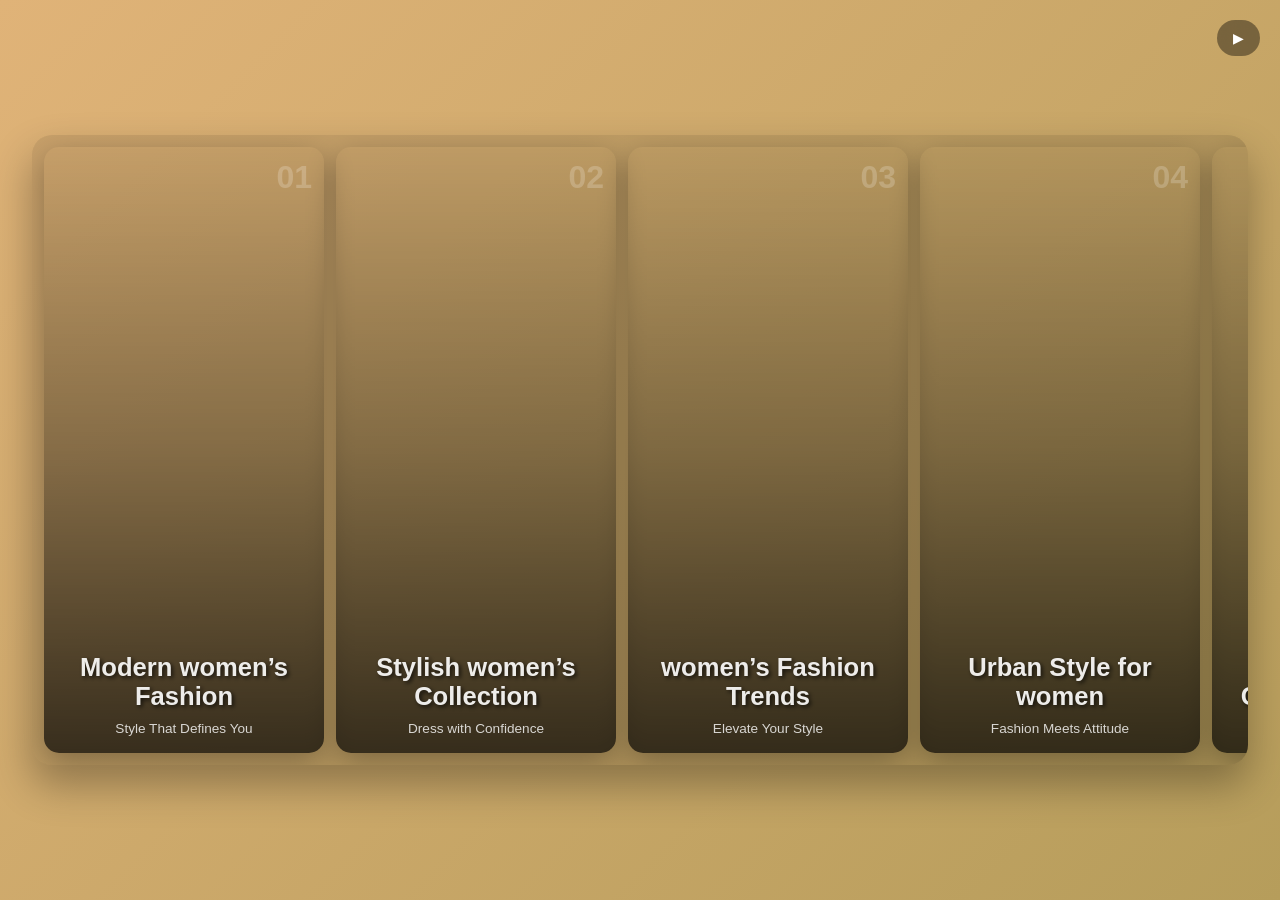
<file: IMAGE GALLERY/index.html>
<!DOCTYPE html>
<html lang="en">
  <head>
    <meta charset="UTF-8" />
    <meta name="viewport" content="width=device-width, initial-scale=1.0" />
    <link rel="stylesheet" href="styles.css" />
    <title>Expanding Cards</title>
  </head>
  <body>
    <div class="indicator playing" id="indicator"></div>

    <div class="container">
      <div class="carousel-track" id="carouselTrack">
        <!-- Card 1 -->
        <div class="panel" style="background-image: url('https://images.unsplash.com/photo-1552874869-5c39ec9288dc?w=500&auto=format&fit=crop&q=60&ixlib=rb-4.1.0&ixid=M3wxMjA3fDB8MHxzZWFyY2h8MTV8fGZhc2hpb24lMjB3b21lbnxlbnwwfHwwfHx8MA%3D%3D')">
          <span class="panel-number">01</span>
          <div class="panel-content">
            <h3>Modern women’s Fashion</h3>
            <p>Style That Defines You</p>
          </div>
        </div>

        <!-- Card 2 -->
        <div class="panel" style="background-image: url('https://images.unsplash.com/photo-1638039395420-aeb7b2e8a7f6?w=500&auto=format&fit=crop&q=60&ixlib=rb-4.1.0&ixid=M3wxMjA3fDB8MHxzZWFyY2h8MzF8fGZhc2hpb24lMjB3b21lbnxlbnwwfHwwfHx8MA%3D%3D')">
          <span class="panel-number">02</span>
          <div class="panel-content">
            <h3>Stylish women’s Collection</h3>
            <p>Dress with Confidence</p>
          </div>
        </div>

        <!-- Card 3 -->
        <div class="panel" style="background-image: url('https://images.unsplash.com/photo-1649140335569-38acb7d3511a?w=500&auto=format&fit=crop&q=60&ixlib=rb-4.1.0&ixid=M3wxMjA3fDB8MHxwaG90by1yZWxhdGVkfDQ2fHx8ZW58MHx8fHx8')">
          <span class="panel-number">03</span>
          <div class="panel-content">
            <h3>women’s Fashion Trends</h3>
            <p>Elevate Your Style</p>
          </div>
        </div>

        <!-- Card 4 -->
        <div class="panel" style="background-image: url('https://plus.unsplash.com/premium_photo-1701208413644-c28268f8b7d0?w=500&auto=format&fit=crop&q=60&ixlib=rb-4.1.0&ixid=M3wxMjA3fDB8MHxwaG90by1yZWxhdGVkfDh8fHxlbnwwfHx8fHw%3D')">
          <span class="panel-number">04</span>
          <div class="panel-content">
            <h3>Urban Style for women</h3>
            <p>Fashion Meets Attitude</p>
          </div>
        </div>

        <!-- Card 5 -->
        <div class="panel" style="background-image: url('https://images.unsplash.com/photo-1722109400717-3d93597b280e?w=500&auto=format&fit=crop&q=60&ixlib=rb-4.1.0&ixid=M3wxMjA3fDB8MHxzZWFyY2h8ODR8fGtpZHMlMjBnb3dufGVufDB8fDB8fHww')">
          <span class="panel-number">05</span>
          <div class="panel-content">
            <h3>Classic kid’s Look</h3>
            <p>Discover Your Signature Look</p>
          </div>
        </div>

        <!-- Card 6 -->
        <div class="panel" style="background-image: url('https://images.unsplash.com/photo-1656424692994-736ccef90d8e?w=500&auto=format&fit=crop&q=60&ixlib=rb-4.1.0&ixid=M3wxMjA3fDB8MHxzZWFyY2h8OTF8fGtpZHMlMjBnb3dufGVufDB8fDB8fHww')">
          <span class="panel-number">06</span>
          <div class="panel-content">
            <h3>Contemporary kid’s Wear</h3>
            <p>Own Your Look</p>
          </div>
        </div>

        <!-- Card 7 -->
        <div class="panel" style="background-image: url('https://images.unsplash.com/photo-1590995385808-7eb142fde16a?w=500&auto=format&fit=crop&q=60&ixlib=rb-4.1.0&ixid=M3wxMjA3fDB8MHxzZWFyY2h8Mzl8fGtpZHMlMjBmYXNoaW9ufGVufDB8fDB8fHww')">
          <span class="panel-number">07</span>
          <div class="panel-content">
            <h3>kid’s Style Hub</h3>
            <p>Confidence in Every Outfit</p>
          </div>
        </div>

        <!-- Card 8 -->
        <div class="panel" style="background-image: url('https://images.unsplash.com/photo-1633405044931-d59ce835743f?w=500&auto=format&fit=crop&q=60&ixlib=rb-4.1.0&ixid=M3wxMjA3fDB8MHxzZWFyY2h8NTJ8fGZhc2hpb24lMjBtZW58ZW58MHx8MHx8fDA%3D')">
          <span class="panel-number">08</span>
          <div class="panel-content">
            <h3>Refined Men’s Clothing</h3>
            <p>Where Style Begins</p>
          </div>
        </div>

        <!-- Card 9 -->
        <div class="panel" style="background-image: url('https://plus.unsplash.com/premium_photo-1673734626655-0c1dc4be0e9c?w=500&auto=format&fit=crop&q=60&ixlib=rb-4.1.0&ixid=M3wxMjA3fDB8MHxzZWFyY2h8NjF8fGZhc2hpb24lMjBtZW58ZW58MHx8MHx8fDA%3D')">
          <span class="panel-number">09</span>
          <div class="panel-content">
            <h3>Smart Casual Collection</h3>
            <p>Step Into Fashion</p>
          </div>
        </div>

        <!-- Card 10 -->
        <div class="panel" style="background-image: url('https://images.unsplash.com/photo-1635205383450-e0fee6fe73c4?w=500&auto=format&fit=crop&q=60&ixlib=rb-4.1.0&ixid=M3wxMjA3fDB8MHxzZWFyY2h8NjJ8fGZhc2hpb24lMjBtZW58ZW58MHx8MHx8fDA%3D')">
          <span class="panel-number">10</span>
          <div class="panel-content">
            <h3>Premium Men’s Apparel</h3>
            <p>Built for Bold Style</p>
          </div>
        </div>
        <div class="overlay" id="overlay"></div>
        <div class="close-btn" id="closeBtn">&times;</div>
       

    <script src="script.js"></script>
  </body>
</html>
</file>
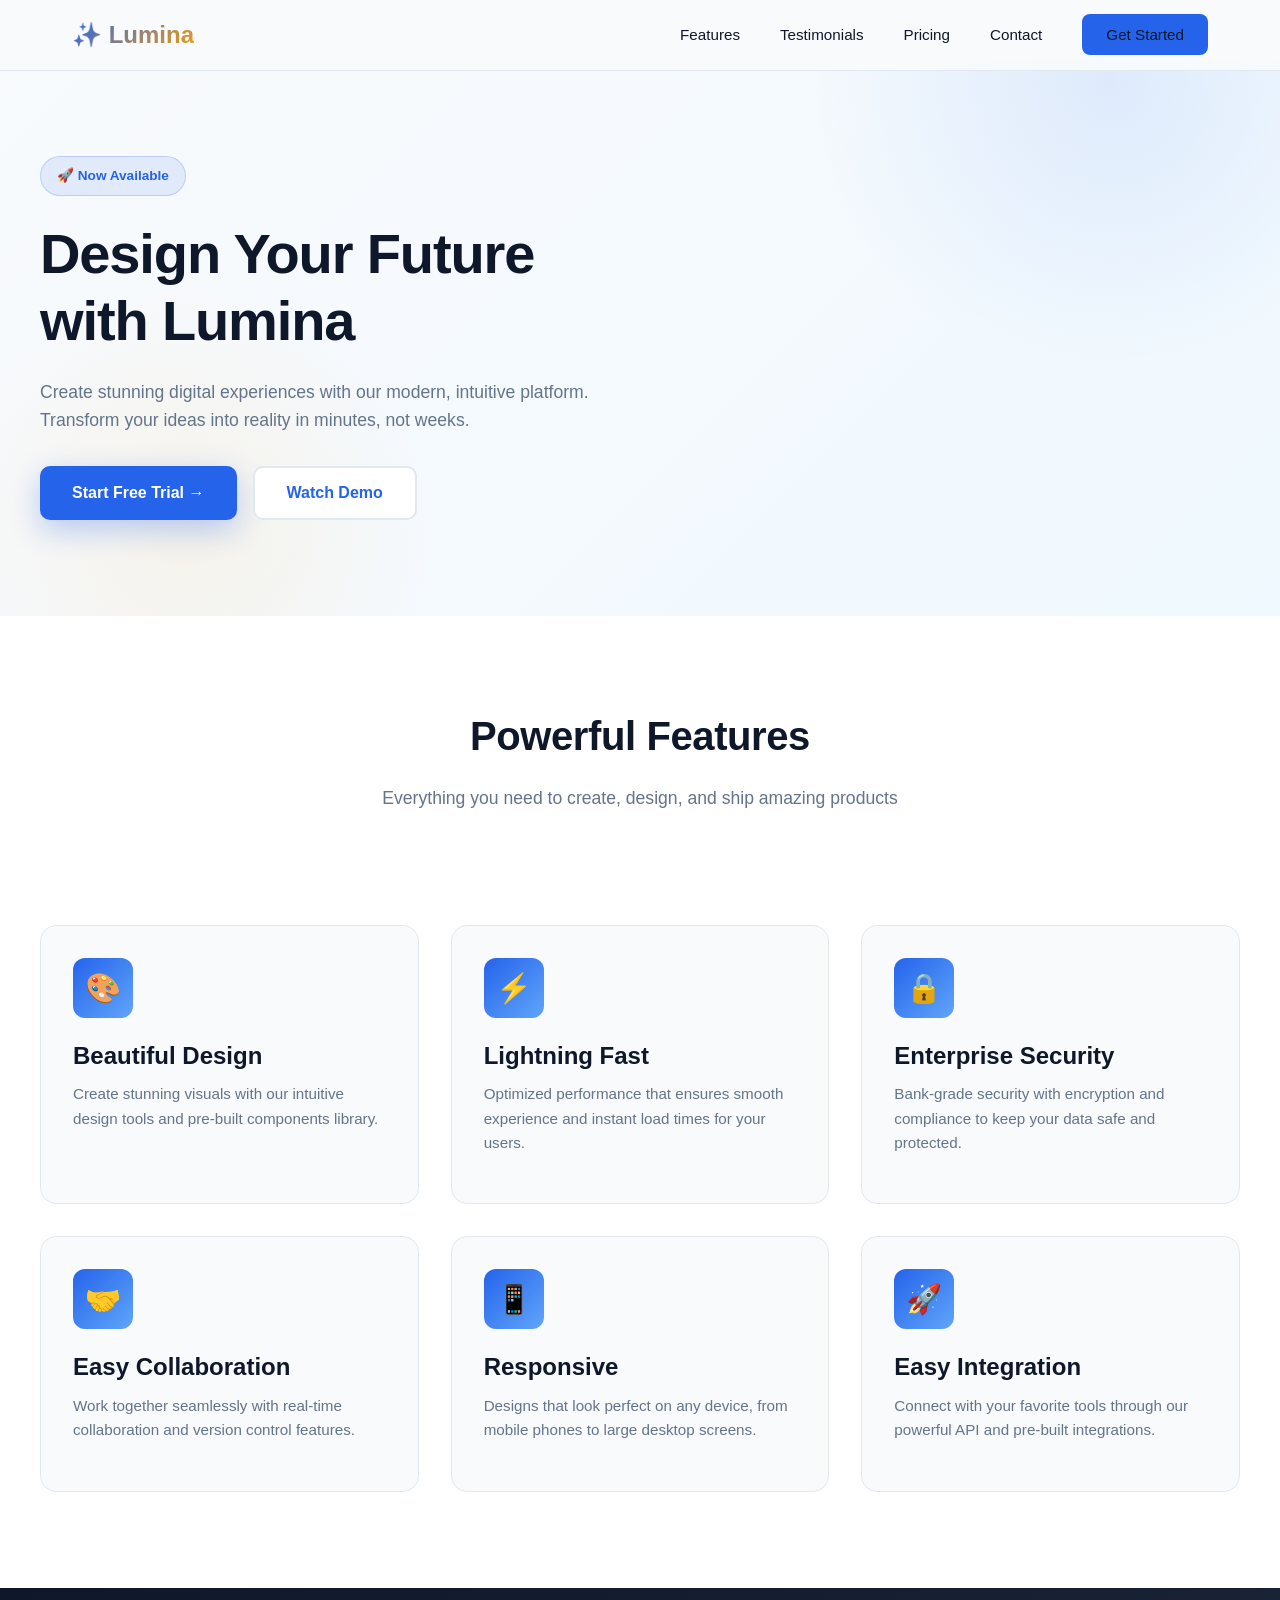
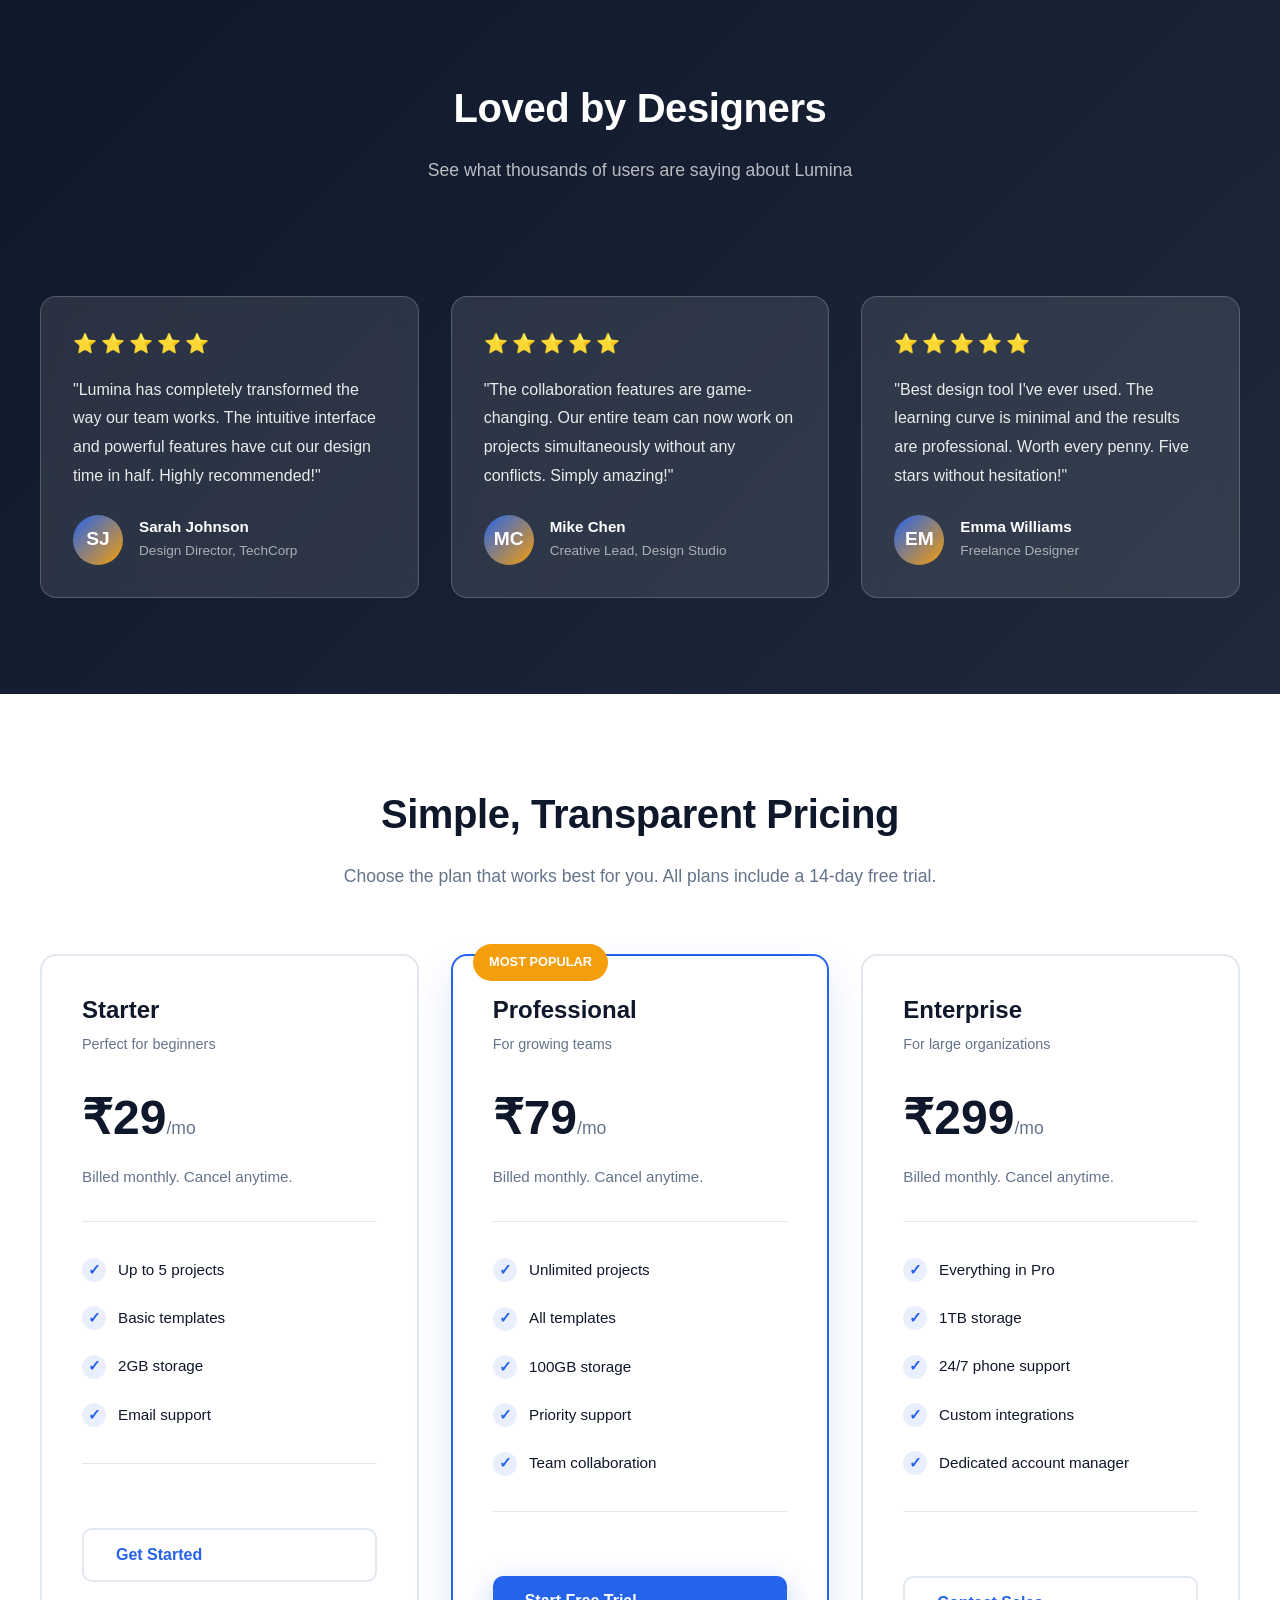
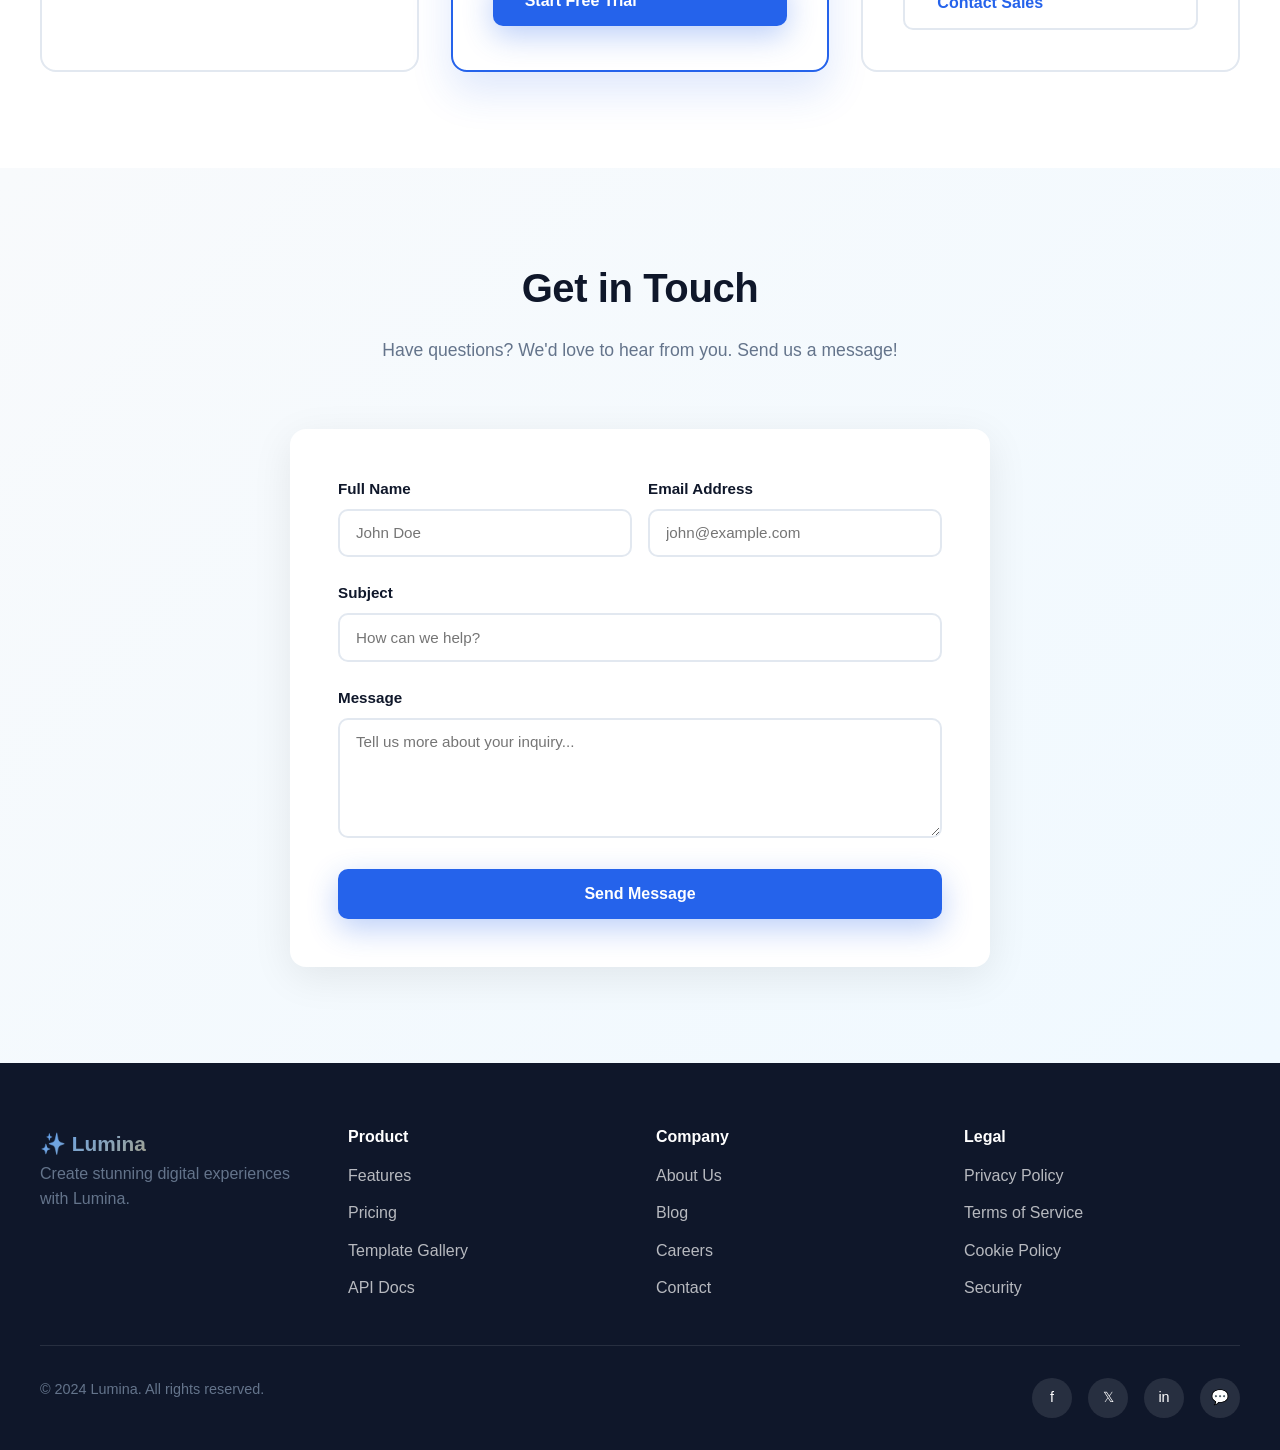
<file: modernprod.html>
<!DOCTYPE html>
<html lang="en">
<head>
    <meta charset="UTF-8">
    <meta name="viewport" content="width=device-width, initial-scale=1.0">
    <title>Lumina - Modern Product Design</title>
    <style>
        * {
            margin: 0;
            padding: 0;
            box-sizing: border-box;
        }

        :root {
            --primary: #2563eb;
            --primary-dark: #1e40af;
            --primary-light: #60a5fa;
            --accent: #f59e0b;
            --dark: #0f172a;
            --dark-secondary: #1e293b;
            --light: #f8fafc;
            --light-secondary: #e2e8f0;
            --text-dark: #0f172a;
            --text-light: #64748b;
            --border: #e2e8f0;
            --shadow-sm: 0 1px 2px rgba(0, 0, 0, 0.05);
            --shadow-md: 0 4px 6px rgba(0, 0, 0, 0.1);
            --shadow-lg: 0 20px 25px rgba(0, 0, 0, 0.15);
            --transition: all 0.3s cubic-bezier(0.4, 0, 0.2, 1);
        }

        html {
            scroll-behavior: smooth;
        }

        body {
            font-family: 'Inter', -apple-system, BlinkMacSystemFont, 'Segoe UI', sans-serif;
            background: var(--light);
            color: var(--text-dark);
            line-height: 1.6;
            overflow-x: hidden;
        }

        /* Typography */
        h1, h2, h3, h4, h5, h6 {
            font-family: 'Poppins', -apple-system, BlinkMacSystemFont, sans-serif;
            font-weight: 700;
            line-height: 1.2;
        }

        h1 {
            font-size: 3.5rem;
            letter-spacing: -0.02em;
        }

        h2 {
            font-size: 2.5rem;
            letter-spacing: -0.01em;
            margin-bottom: 1.5rem;
        }

        h3 {
            font-size: 1.5rem;
            margin-bottom: 0.75rem;
        }

        p {
            color: var(--text-light);
            margin-bottom: 1rem;
        }

        /* Navigation */
        nav {
            position: fixed;
            top: 0;
            width: 100%;
            background: rgba(248, 250, 252, 0.95);
            backdrop-filter: blur(10px);
            border-bottom: 1px solid var(--border);
            z-index: 1000;
            animation: slideDown 0.6s ease-out;
        }

        @keyframes slideDown {
            from {
                opacity: 0;
                transform: translateY(-20px);
            }
            to {
                opacity: 1;
                transform: translateY(0);
            }
        }

        .nav-container {
            max-width: 1200px;
            margin: 0 auto;
            padding: 1rem 2rem;
            display: flex;
            justify-content: space-between;
            align-items: center;
        }

        .logo {
            font-size: 1.5rem;
            font-weight: 800;
            background: linear-gradient(135deg, var(--primary) 0%, var(--accent) 100%);
            -webkit-background-clip: text;
            -webkit-text-fill-color: transparent;
            background-clip: text;
        }

        .nav-links {
            display: flex;
            gap: 2.5rem;
            list-style: none;
        }

        .nav-links a {
            text-decoration: none;
            color: var(--text-dark);
            font-size: 0.95rem;
            font-weight: 500;
            position: relative;
            transition: var(--transition);
        }

        .nav-links a::after {
            content: '';
            position: absolute;
            bottom: -4px;
            left: 0;
            width: 0;
            height: 2px;
            background: var(--primary);
            transition: var(--transition);
        }

        .nav-links a:hover::after {
            width: 100%;
        }

        .cta-nav {
            background: var(--primary);
            color: white;
            padding: 0.75rem 1.5rem;
            border-radius: 8px;
            text-decoration: none;
            font-weight: 600;
            transition: var(--transition);
        }

        .cta-nav:hover {
            background: var(--primary-dark);
            transform: translateY(-2px);
            box-shadow: 0 10px 20px rgba(37, 99, 235, 0.2);
        }

        /* Hero Section */
        .hero {
            margin-top: 60px;
            background: linear-gradient(135deg, var(--light) 0%, #f0f9ff 100%);
            padding: 6rem 2rem;
            position: relative;
            overflow: hidden;
        }

        .hero::before {
            content: '';
            position: absolute;
            top: -50%;
            right: -10%;
            width: 600px;
            height: 600px;
            background: radial-gradient(circle, rgba(37, 99, 235, 0.1) 0%, transparent 70%);
            border-radius: 50%;
            pointer-events: none;
        }

        .hero::after {
            content: '';
            position: absolute;
            bottom: -30%;
            left: -5%;
            width: 500px;
            height: 500px;
            background: radial-gradient(circle, rgba(245, 158, 11, 0.08) 0%, transparent 70%);
            border-radius: 50%;
            pointer-events: none;
        }

        .hero-container {
            max-width: 1200px;
            margin: 0 auto;
            position: relative;
            z-index: 2;
        }

        .hero-content {
            max-width: 600px;
            animation: fadeInUp 0.8s ease-out;
        }

        @keyframes fadeInUp {
            from {
                opacity: 0;
                transform: translateY(30px);
            }
            to {
                opacity: 1;
                transform: translateY(0);
            }
        }

        .hero-badge {
            display: inline-block;
            background: rgba(37, 99, 235, 0.1);
            border: 1px solid rgba(37, 99, 235, 0.2);
            color: var(--primary);
            padding: 0.5rem 1rem;
            border-radius: 50px;
            font-size: 0.85rem;
            font-weight: 600;
            margin-bottom: 1.5rem;
            backdrop-filter: blur(10px);
        }

        .hero h1 {
            color: var(--dark);
            margin-bottom: 1.5rem;
            animation: fadeInUp 0.8s ease-out 0.1s both;
        }

        .hero-description {
            font-size: 1.1rem;
            color: var(--text-light);
            margin-bottom: 2rem;
            animation: fadeInUp 0.8s ease-out 0.2s both;
        }

        .hero-buttons {
            display: flex;
            gap: 1rem;
            flex-wrap: wrap;
            animation: fadeInUp 0.8s ease-out 0.3s both;
        }

        .btn {
            padding: 1rem 2rem;
            border: none;
            border-radius: 10px;
            font-size: 1rem;
            font-weight: 600;
            cursor: pointer;
            transition: var(--transition);
            display: inline-flex;
            align-items: center;
            gap: 0.5rem;
            text-decoration: none;
        }

        .btn-primary {
            background: var(--primary);
            color: white;
            box-shadow: 0 10px 30px rgba(37, 99, 235, 0.3);
        }

        .btn-primary:hover {
            background: var(--primary-dark);
            transform: translateY(-4px);
            box-shadow: 0 15px 40px rgba(37, 99, 235, 0.4);
        }

        .btn-secondary {
            background: white;
            color: var(--primary);
            border: 2px solid var(--border);
        }

        .btn-secondary:hover {
            border-color: var(--primary);
            background: rgba(37, 99, 235, 0.05);
            transform: translateY(-4px);
        }

        /* Features Section */
        .features {
            padding: 6rem 2rem;
            background: white;
        }

        .section-header {
            text-align: center;
            max-width: 700px;
            margin: 0 auto 4rem;
            animation: fadeInUp 0.8s ease-out;
        }

        .section-header h2 {
            color: var(--dark);
        }

        .section-header p {
            font-size: 1.1rem;
        }

        .features-container {
            max-width: 1200px;
            margin: 0 auto;
            display: grid;
            grid-template-columns: repeat(auto-fit, minmax(300px, 1fr));
            gap: 2rem;
        }

        .feature-card {
            padding: 2rem;
            background: var(--light);
            border-radius: 16px;
            border: 1px solid var(--border);
            transition: var(--transition);
            animation: fadeInUp 0.8s ease-out;
        }

        .feature-card:nth-child(1) { animation-delay: 0.1s; }
        .feature-card:nth-child(2) { animation-delay: 0.2s; }
        .feature-card:nth-child(3) { animation-delay: 0.3s; }
        .feature-card:nth-child(4) { animation-delay: 0.4s; }
        .feature-card:nth-child(5) { animation-delay: 0.5s; }
        .feature-card:nth-child(6) { animation-delay: 0.6s; }

        .feature-card:hover {
            transform: translateY(-8px);
            border-color: var(--primary);
            box-shadow: 0 20px 40px rgba(37, 99, 235, 0.1);
        }

        .feature-icon {
            width: 60px;
            height: 60px;
            background: linear-gradient(135deg, var(--primary) 0%, var(--primary-light) 100%);
            border-radius: 12px;
            display: flex;
            align-items: center;
            justify-content: center;
            font-size: 1.8rem;
            margin-bottom: 1.5rem;
            color: white;
        }

        .feature-card h3 {
            color: var(--dark);
            margin-bottom: 0.75rem;
        }

        .feature-card p {
            font-size: 0.95rem;
        }

        /* Testimonials Section */
        .testimonials {
            padding: 6rem 2rem;
            background: linear-gradient(135deg, var(--dark) 0%, var(--dark-secondary) 100%);
            color: white;
        }

        .testimonials .section-header {
            color: white;
        }

        .testimonials .section-header h2 {
            color: white;
        }

        .testimonials .section-header p {
            color: rgba(255, 255, 255, 0.7);
        }

        .testimonials-container {
            max-width: 1200px;
            margin: 0 auto;
            display: grid;
            grid-template-columns: repeat(auto-fit, minmax(320px, 1fr));
            gap: 2rem;
        }

        .testimonial-card {
            background: rgba(255, 255, 255, 0.1);
            backdrop-filter: blur(10px);
            border: 1px solid rgba(255, 255, 255, 0.2);
            padding: 2rem;
            border-radius: 16px;
            transition: var(--transition);
            animation: fadeInUp 0.8s ease-out;
        }

        .testimonial-card:nth-child(1) { animation-delay: 0.1s; }
        .testimonial-card:nth-child(2) { animation-delay: 0.2s; }
        .testimonial-card:nth-child(3) { animation-delay: 0.3s; }

        .testimonial-card:hover {
            background: rgba(255, 255, 255, 0.15);
            transform: translateY(-8px);
            border-color: rgba(255, 255, 255, 0.3);
        }

        .stars {
            display: flex;
            gap: 0.25rem;
            margin-bottom: 1rem;
            font-size: 1.2rem;
        }

        .star {
            color: var(--accent);
        }

        .testimonial-text {
            font-size: 1rem;
            margin-bottom: 1.5rem;
            line-height: 1.8;
            color: rgba(255, 255, 255, 0.9);
        }

        .testimonial-author {
            display: flex;
            align-items: center;
            gap: 1rem;
        }

        .author-avatar {
            width: 50px;
            height: 50px;
            border-radius: 50%;
            background: linear-gradient(135deg, var(--primary) 0%, var(--accent) 100%);
            display: flex;
            align-items: center;
            justify-content: center;
            font-weight: 700;
            color: white;
            font-size: 1.2rem;
        }

        .author-info h4 {
            color: white;
            margin-bottom: 0.25rem;
            font-size: 0.95rem;
        }

        .author-info p {
            font-size: 0.85rem;
            color: rgba(255, 255, 255, 0.6);
            margin: 0;
        }

        /* Pricing Section */
        .pricing {
            padding: 6rem 2rem;
            background: white;
        }

        .pricing-container {
            max-width: 1200px;
            margin: 0 auto;
        }

        .pricing-cards {
            display: grid;
            grid-template-columns: repeat(auto-fit, minmax(320px, 1fr));
            gap: 2rem;
            margin-top: 3rem;
        }

        .pricing-card {
            border: 2px solid var(--border);
            border-radius: 16px;
            padding: 2.5rem;
            background: white;
            transition: var(--transition);
            position: relative;
            animation: fadeInUp 0.8s ease-out;
        }

        .pricing-card:nth-child(1) { animation-delay: 0.1s; }
        .pricing-card:nth-child(2) { 
            animation-delay: 0.2s;
            border-color: var(--primary);
            border-width: 2px;
            transform: scale(1.05);
            box-shadow: 0 20px 40px rgba(37, 99, 235, 0.15);
        }
        .pricing-card:nth-child(3) { animation-delay: 0.3s; }

        .pricing-card:hover {
            border-color: var(--primary);
            transform: translateY(-8px);
            box-shadow: 0 20px 40px rgba(37, 99, 235, 0.1);
        }

        .pricing-card.featured:hover {
            transform: scale(1.05) translateY(-8px);
        }

        .pricing-badge {
            position: absolute;
            top: -12px;
            left: 20px;
            background: var(--accent);
            color: white;
            padding: 0.5rem 1rem;
            border-radius: 20px;
            font-size: 0.8rem;
            font-weight: 700;
        }

        .pricing-name {
            color: var(--dark);
            font-size: 1.5rem;
            margin-bottom: 0.5rem;
        }

        .pricing-description {
            font-size: 0.9rem;
            color: var(--text-light);
            margin-bottom: 1.5rem;
        }

        .pricing-amount {
            font-size: 3rem;
            font-weight: 800;
            color: var(--dark);
            margin-bottom: 0.5rem;
        }

        .pricing-amount span {
            font-size: 1.1rem;
            color: var(--text-light);
            font-weight: 500;
        }

        .pricing-period {
            color: var(--text-light);
            margin-bottom: 2rem;
            font-size: 0.95rem;
        }

        .pricing-features {
            list-style: none;
            margin-bottom: 2rem;
            border-top: 1px solid var(--border);
            border-bottom: 1px solid var(--border);
            padding: 1.5rem 0;
        }

        .pricing-features li {
            padding: 0.75rem 0;
            display: flex;
            align-items: center;
            gap: 0.75rem;
            color: var(--text-dark);
            font-size: 0.95rem;
            margin-bottom: 0;
        }

        .pricing-features li::before {
            content: '✓';
            display: flex;
            align-items: center;
            justify-content: center;
            width: 24px;
            height: 24px;
            background: rgba(37, 99, 235, 0.1);
            border-radius: 50%;
            color: var(--primary);
            font-weight: 700;
            flex-shrink: 0;
        }

        .pricing-cta {
            width: 100%;
            margin-top: 2rem;
        }

        /* Contact Section */
        .contact {
            padding: 6rem 2rem;
            background: linear-gradient(135deg, var(--light) 0%, #f0f9ff 100%);
        }

        .contact-container {
            max-width: 700px;
            margin: 0 auto;
        }

        .contact-form {
            background: white;
            padding: 3rem;
            border-radius: 16px;
            box-shadow: 0 10px 40px rgba(0, 0, 0, 0.08);
            animation: fadeInUp 0.8s ease-out;
        }

        .form-group {
            margin-bottom: 1.5rem;
        }

        .form-group label {
            display: block;
            color: var(--dark);
            font-weight: 600;
            margin-bottom: 0.5rem;
            font-size: 0.95rem;
        }

        .form-group input,
        .form-group textarea {
            width: 100%;
            padding: 0.85rem 1rem;
            border: 2px solid var(--border);
            border-radius: 10px;
            font-family: inherit;
            font-size: 0.95rem;
            transition: var(--transition);
            background: white;
        }

        .form-group input:focus,
        .form-group textarea:focus {
            outline: none;
            border-color: var(--primary);
            box-shadow: 0 0 0 3px rgba(37, 99, 235, 0.1);
        }

        .form-group textarea {
            resize: vertical;
            min-height: 120px;
        }

        .form-row {
            display: grid;
            grid-template-columns: 1fr 1fr;
            gap: 1rem;
        }

        .form-group.full {
            grid-column: 1 / -1;
        }

        .contact-form .btn {
            width: 100%;
            justify-content: center;
        }

        /* Footer */
        footer {
            background: var(--dark);
            color: rgba(255, 255, 255, 0.8);
            padding: 4rem 2rem 2rem;
        }

        .footer-container {
            max-width: 1200px;
            margin: 0 auto;
        }

        .footer-content {
            display: grid;
            grid-template-columns: repeat(auto-fit, minmax(250px, 1fr));
            gap: 2rem;
            margin-bottom: 2rem;
            padding-bottom: 2rem;
            border-bottom: 1px solid rgba(255, 255, 255, 0.1);
        }

        .footer-section h4 {
            color: white;
            margin-bottom: 1rem;
            font-size: 1rem;
        }

        .footer-section ul {
            list-style: none;
        }

        .footer-section ul li {
            margin-bottom: 0.75rem;
        }

        .footer-section a {
            color: rgba(255, 255, 255, 0.7);
            text-decoration: none;
            transition: var(--transition);
        }

        .footer-section a:hover {
            color: white;
        }

        .footer-bottom {
            display: flex;
            justify-content: space-between;
            align-items: center;
            flex-wrap: wrap;
            gap: 1rem;
            font-size: 0.9rem;
        }

        .footer-logo {
            font-size: 1.3rem;
            font-weight: 800;
            background: linear-gradient(135deg, var(--primary-light) 0%, var(--accent) 100%);
            -webkit-background-clip: text;
            -webkit-text-fill-color: transparent;
            background-clip: text;
        }

        .social-links {
            display: flex;
            gap: 1rem;
        }

        .social-links a {
            width: 40px;
            height: 40px;
            border-radius: 50%;
            background: rgba(255, 255, 255, 0.1);
            display: flex;
            align-items: center;
            justify-content: center;
            color: white;
            text-decoration: none;
            transition: var(--transition);
        }

        .social-links a:hover {
            background: var(--primary);
            transform: translateY(-4px);
        }

        /* Responsive */
        @media (max-width: 768px) {
            h1 {
                font-size: 2.5rem;
            }

            h2 {
                font-size: 2rem;
            }

            .nav-links {
                gap: 1.5rem;
            }

            .hero {
                padding: 4rem 1.5rem;
            }

            .features, .testimonials, .pricing, .contact {
                padding: 4rem 1.5rem;
            }

            .form-row {
                grid-template-columns: 1fr;
            }

            .pricing-card:nth-child(2) {
                transform: scale(1);
            }

            .pricing-card.featured:hover {
                transform: translateY(-8px);
            }

            .footer-bottom {
                flex-direction: column;
            }
        }

        @media (max-width: 480px) {
            h1 {
                font-size: 2rem;
            }

            h2 {
                font-size: 1.5rem;
            }

            .nav-links {
                gap: 1rem;
                font-size: 0.85rem;
            }

            .cta-nav {
                padding: 0.6rem 1.2rem;
                font-size: 0.9rem;
            }

            .btn {
                padding: 0.85rem 1.5rem;
                font-size: 0.9rem;
            }

            .hero-buttons {
                flex-direction: column;
            }

            .hero-buttons .btn {
                width: 100%;
            }
        }
    </style>
</head>
<body>
    <!-- Navigation -->
    <nav>
        <div class="nav-container">
            <div class="logo">✨ Lumina</div>
            <ul class="nav-links">
                <li><a href="#features">Features</a></li>
                <li><a href="#testimonials">Testimonials</a></li>
                <li><a href="#pricing">Pricing</a></li>
                <li><a href="#contact">Contact</a></li>
                <li><a href="#contact" class="cta-nav">Get Started</a></li>
            </ul>
        </div>
    </nav>

    <!-- Hero Section -->
    <section class="hero">
        <div class="hero-container">
            <div class="hero-content">
                <div class="hero-badge">🚀 Now Available</div>
                <h1>Design Your Future with Lumina</h1>
                <p class="hero-description">
                    Create stunning digital experiences with our modern, intuitive platform. 
                    Transform your ideas into reality in minutes, not weeks.
                </p>
                <div class="hero-buttons">
                    <button class="btn btn-primary">Start Free Trial →</button>
                    <button class="btn btn-secondary">Watch Demo</button>
                </div>
            </div>
        </div>
    </section>

    <!-- Features Section -->
    <section class="features" id="features">
        <div class="features-container">
            <div class="section-header" style="grid-column: 1 / -1;">
                <h2>Powerful Features</h2>
                <p>Everything you need to create, design, and ship amazing products</p>
            </div>
            
            <div class="feature-card">
                <div class="feature-icon">🎨</div>
                <h3>Beautiful Design</h3>
                <p>Create stunning visuals with our intuitive design tools and pre-built components library.</p>
            </div>

            <div class="feature-card">
                <div class="feature-icon">⚡</div>
                <h3>Lightning Fast</h3>
                <p>Optimized performance that ensures smooth experience and instant load times for your users.</p>
            </div>

            <div class="feature-card">
                <div class="feature-icon">🔒</div>
                <h3>Enterprise Security</h3>
                <p>Bank-grade security with encryption and compliance to keep your data safe and protected.</p>
            </div>

            <div class="feature-card">
                <div class="feature-icon">🤝</div>
                <h3>Easy Collaboration</h3>
                <p>Work together seamlessly with real-time collaboration and version control features.</p>
            </div>

            <div class="feature-card">
                <div class="feature-icon">📱</div>
                <h3>Responsive</h3>
                <p>Designs that look perfect on any device, from mobile phones to large desktop screens.</p>
            </div>

            <div class="feature-card">
                <div class="feature-icon">🚀</div>
                <h3>Easy Integration</h3>
                <p>Connect with your favorite tools through our powerful API and pre-built integrations.</p>
            </div>
        </div>
    </section>

    <!-- Testimonials Section -->
    <section class="testimonials" id="testimonials">
        <div class="testimonials-container">
            <div class="section-header" style="grid-column: 1 / -1;">
                <h2>Loved by Designers</h2>
                <p>See what thousands of users are saying about Lumina</p>
            </div>

            <div class="testimonial-card">
                <div class="stars">
                    <span class="star">⭐</span>
                    <span class="star">⭐</span>
                    <span class="star">⭐</span>
                    <span class="star">⭐</span>
                    <span class="star">⭐</span>
                </div>
                <p class="testimonial-text">
                    "Lumina has completely transformed the way our team works. The intuitive interface and powerful features have cut our design time in half. Highly recommended!"
                </p>
                <div class="testimonial-author">
                    <div class="author-avatar">SJ</div>
                    <div class="author-info">
                        <h4>Sarah Johnson</h4>
                        <p>Design Director, TechCorp</p>
                    </div>
                </div>
            </div>

            <div class="testimonial-card">
                <div class="stars">
                    <span class="star">⭐</span>
                    <span class="star">⭐</span>
                    <span class="star">⭐</span>
                    <span class="star">⭐</span>
                    <span class="star">⭐</span>
                </div>
                <p class="testimonial-text">
                    "The collaboration features are game-changing. Our entire team can now work on projects simultaneously without any conflicts. Simply amazing!"
                </p>
                <div class="testimonial-author">
                    <div class="author-avatar">MC</div>
                    <div class="author-info">
                        <h4>Mike Chen</h4>
                        <p>Creative Lead, Design Studio</p>
                    </div>
                </div>
            </div>

            <div class="testimonial-card">
                <div class="stars">
                    <span class="star">⭐</span>
                    <span class="star">⭐</span>
                    <span class="star">⭐</span>
                    <span class="star">⭐</span>
                    <span class="star">⭐</span>
                </div>
                <p class="testimonial-text">
                    "Best design tool I've ever used. The learning curve is minimal and the results are professional. Worth every penny. Five stars without hesitation!"
                </p>
                <div class="testimonial-author">
                    <div class="author-avatar">EM</div>
                    <div class="author-info">
                        <h4>Emma Williams</h4>
                        <p>Freelance Designer</p>
                    </div>
                </div>
            </div>
        </div>
    </section>

    <!-- Pricing Section -->
    <section class="pricing" id="pricing">
        <div class="pricing-container">
            <div class="section-header">
                <h2>Simple, Transparent Pricing</h2>
                <p>Choose the plan that works best for you. All plans include a 14-day free trial.</p>
            </div>

            <div class="pricing-cards">
                <div class="pricing-card">
                    <h3 class="pricing-name">Starter</h3>
                    <p class="pricing-description">Perfect for beginners</p>
                    <div class="pricing-amount">₹29<span>/mo</span></div>
                    <p class="pricing-period">Billed monthly. Cancel anytime.</p>
                    <ul class="pricing-features">
                        <li>Up to 5 projects</li>
                        <li>Basic templates</li>
                        <li>2GB storage</li>
                        <li>Email support</li>
                    </ul>
                    <button class="btn btn-secondary pricing-cta">Get Started</button>
                </div>

                <div class="pricing-card featured">
                    <div class="pricing-badge">MOST POPULAR</div>
                    <h3 class="pricing-name">Professional</h3>
                    <p class="pricing-description">For growing teams</p>
                    <div class="pricing-amount">₹79<span>/mo</span></div>
                    <p class="pricing-period">Billed monthly. Cancel anytime.</p>
                    <ul class="pricing-features">
                        <li>Unlimited projects</li>
                        <li>All templates</li>
                        <li>100GB storage</li>
                        <li>Priority support</li>
                        <li>Team collaboration</li>
                    </ul>
                    <button class="btn btn-primary pricing-cta">Start Free Trial</button>
                </div>

                <div class="pricing-card">
                    <h3 class="pricing-name">Enterprise</h3>
                    <p class="pricing-description">For large organizations</p>
                    <div class="pricing-amount">₹299<span>/mo</span></div>
                    <p class="pricing-period">Billed monthly. Cancel anytime.</p>
                    <ul class="pricing-features">
                        <li>Everything in Pro</li>
                        <li>1TB storage</li>
                        <li>24/7 phone support</li>
                        <li>Custom integrations</li>
                        <li>Dedicated account manager</li>
                    </ul>
                    <button class="btn btn-secondary pricing-cta">Contact Sales</button>
                </div>
            </div>
        </div>
    </section>

    <!-- Contact Section -->
    <section class="contact" id="contact">
        <div class="contact-container">
            <div class="section-header">
                <h2>Get in Touch</h2>
                <p>Have questions? We'd love to hear from you. Send us a message!</p>
            </div>

            <form class="contact-form">
                <div class="form-row">
                    <div class="form-group">
                        <label for="name">Full Name</label>
                        <input type="text" id="name" name="name" placeholder="John Doe" required>
                    </div>
                    <div class="form-group">
                        <label for="email">Email Address</label>
                        <input type="email" id="email" name="email" placeholder="john@example.com" required>
                    </div>
                </div>

                <div class="form-group">
                    <label for="subject">Subject</label>
                    <input type="text" id="subject" name="subject" placeholder="How can we help?" required>
                </div>

                <div class="form-group">
                    <label for="message">Message</label>
                    <textarea id="message" name="message" placeholder="Tell us more about your inquiry..." required></textarea>
                </div>

                <button type="submit" class="btn btn-primary">Send Message</button>
            </form>
        </div>
    </section>

    <!-- Footer -->
    <footer>
        <div class="footer-container">
            <div class="footer-content">
                <div class="footer-section">
                    <div class="footer-logo">✨ Lumina</div>
                    <p>Create stunning digital experiences with Lumina.</p>
                </div>

                <div class="footer-section">
                    <h4>Product</h4>
                    <ul>
                        <li><a href="#features">Features</a></li>
                        <li><a href="#pricing">Pricing</a></li>
                        <li><a href="#">Template Gallery</a></li>
                        <li><a href="#">API Docs</a></li>
                    </ul>
                </div>

                <div class="footer-section">
                    <h4>Company</h4>
                    <ul>
                        <li><a href="#">About Us</a></li>
                        <li><a href="#">Blog</a></li>
                        <li><a href="#">Careers</a></li>
                        <li><a href="#">Contact</a></li>
                    </ul>
                </div>

                <div class="footer-section">
                    <h4>Legal</h4>
                    <ul>
                        <li><a href="#">Privacy Policy</a></li>
                        <li><a href="#">Terms of Service</a></li>
                        <li><a href="#">Cookie Policy</a></li>
                        <li><a href="#">Security</a></li>
                    </ul>
                </div>
            </div>

            <div class="footer-bottom">
                <p>&copy; 2024 Lumina. All rights reserved.</p>
                <div class="social-links">
                    <a href="#">f</a>
                    <a href="#">𝕏</a>
                    <a href="#">in</a>
                    <a href="#">💬</a>
                </div>
            </div>
        </div>
    </footer>

    <script>
        // Form submission
        document.querySelector('.contact-form').addEventListener('submit', function(e) {
            e.preventDefault();
            alert('Thank you for reaching out! We\'ll get back to you soon.');
            this.reset();
        });

        // Smooth scroll for navigation links
        document.querySelectorAll('a[href^="#"]').forEach(anchor => {
            anchor.addEventListener('click', function (e) {
                e.preventDefault();
                const target = document.querySelector(this.getAttribute('href'));
                if (target) {
                    target.scrollIntoView({ behavior: 'smooth' });
                }
            });
        });

        // Add animation on scroll
        const observerOptions = {
            threshold: 0.1,
            rootMargin: '0px 0px -50px 0px'
        };

        const observer = new IntersectionObserver(function(entries) {
            entries.forEach(entry => {
                if (entry.isIntersecting) {
                    entry.target.style.opacity = '1';
                    entry.target.style.animation = 'fadeInUp 0.8s ease-out forwards';
                }
            });
        }, observerOptions);

        document.querySelectorAll('.feature-card, .testimonial-card, .pricing-card').forEach(el => {
            observer.observe(el);
        });
    </script>
</body>
</html>
</file>
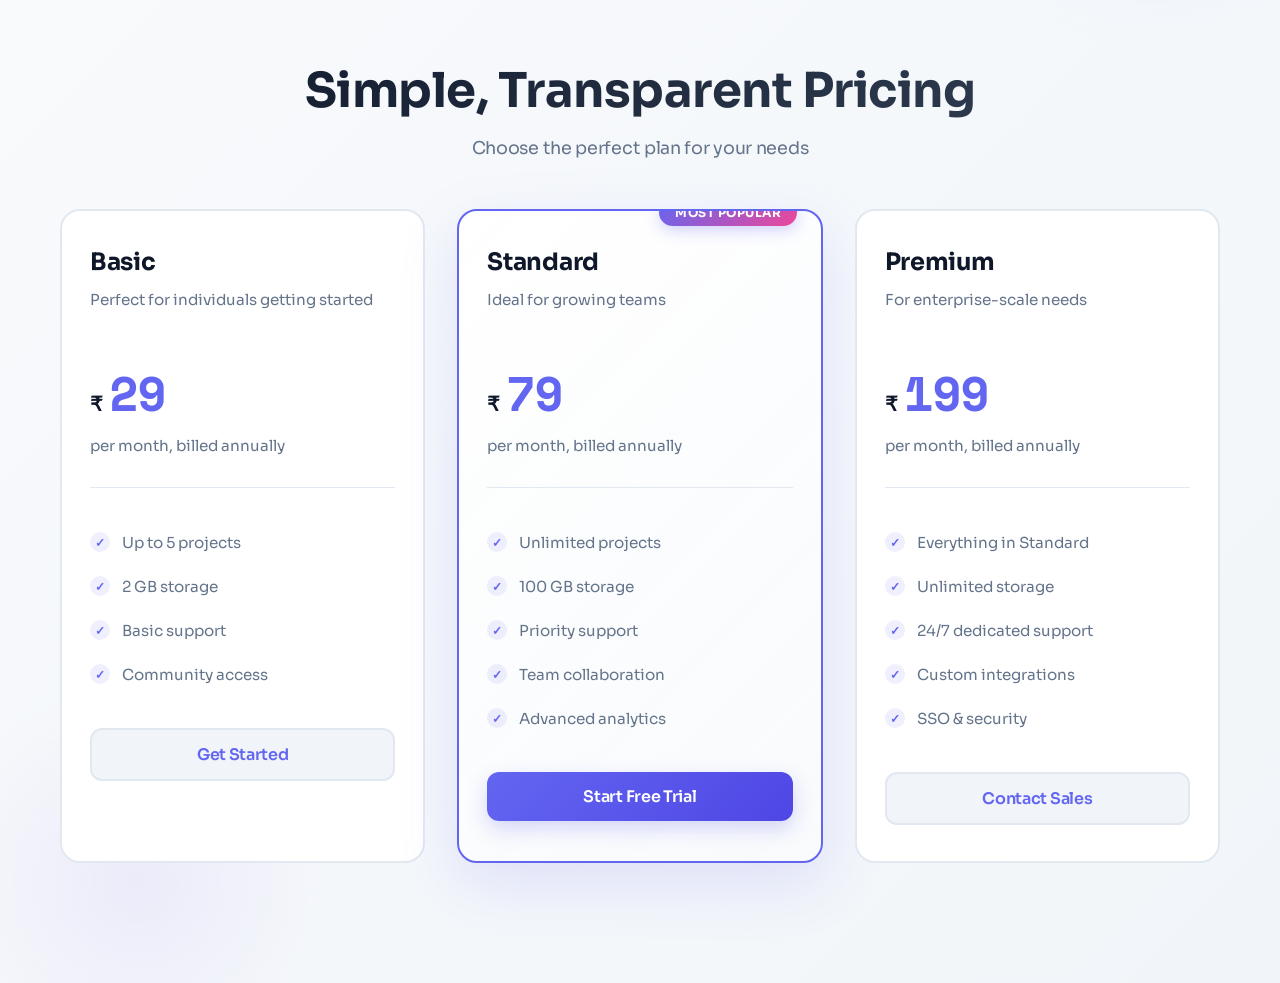
<file: pricing.html>
<!DOCTYPE html>
<html lang="en">
<head>
    <meta charset="UTF-8">
    <meta name="viewport" content="width=device-width, initial-scale=1.0">
    <title>Pricing Plans</title>
    <link href="https://fonts.googleapis.com/css2?family=Sora:wght@400;500;600;700&family=Space+Mono:wght@400;700&display=swap" rel="stylesheet">
    <style>
        * {
            margin: 0;
            padding: 0;
            box-sizing: border-box;
        }

        :root {
            --primary: #6366f1;
            --primary-dark: #4f46e5;
            --secondary: #ec4899;
            --surface-light: #f8fafc;
            --surface: #ffffff;
            --surface-dark: #f1f5f9;
            --border: #e2e8f0;
            --text-primary: #0f172a;
            --text-secondary: #64748b;
            --accent-gradient: linear-gradient(135deg, #6366f1 0%, #8b5cf6 100%);
            --glow: rgba(99, 102, 241, 0.15);
        }

        body {
            font-family: 'Sora', -apple-system, BlinkMacSystemFont, 'Segoe UI', sans-serif;
            background: linear-gradient(135deg, #f8fafc 0%, #f1f5f9 100%);
            min-height: 100vh;
            display: flex;
            flex-direction: column;
            align-items: center;
            justify-content: flex-start;
            padding: 60px 20px 80px 20px;
            color: var(--text-primary);
            position: relative;
            overflow-x: hidden;
        }

        /* Animated background elements */
        body::before {
            content: '';
            position: fixed;
            top: -50%;
            right: -10%;
            width: 500px;
            height: 500px;
            background: radial-gradient(circle, rgba(99, 102, 241, 0.08) 0%, transparent 70%);
            border-radius: 50%;
            animation: float 20s ease-in-out infinite;
            z-index: 0;
        }

        body::after {
            content: '';
            position: fixed;
            bottom: -20%;
            left: -5%;
            width: 400px;
            height: 400px;
            background: radial-gradient(circle, rgba(139, 92, 246, 0.08) 0%, transparent 70%);
            border-radius: 50%;
            animation: float 25s ease-in-out infinite reverse;
            z-index: 0;
        }

        @keyframes float {
            0%, 100% { transform: translate(0, 0); }
            50% { transform: translate(30px, -30px); }
        }

        .container {
            position: relative;
            z-index: 1;
            max-width: 1200px;
            width: 100%;
            margin: 0 auto;
            padding: 0 20px;
        }

        .header {
            text-align: center;
            margin-bottom: 50px;
            animation: slideDown 0.6s ease-out;
            width: 100%;
        }

        @keyframes slideDown {
            from {
                opacity: 0;
                transform: translateY(-20px);
            }
            to {
                opacity: 1;
                transform: translateY(0);
            }
        }

        .header h1 {
            font-size: 3rem;
            font-weight: 700;
            margin-bottom: 16px;
            letter-spacing: -0.5px;
            background: linear-gradient(135deg, #0f172a 0%, #334155 100%);
            -webkit-background-clip: text;
            -webkit-text-fill-color: transparent;
            background-clip: text;
            transition: all 0.4s ease;
        }

        .header h1:hover {
            transform: scale(1.02);
            letter-spacing: 0px;
        }

        .header p {
            font-size: 1.1rem;
            color: var(--text-secondary);
            font-weight: 400;
            letter-spacing: -0.3px;
            transition: all 0.3s ease;
        }

        .header p:hover {
            color: var(--text-primary);
            letter-spacing: 0.2px;
        }

        .pricing-grid {
            display: grid;
            grid-template-columns: repeat(auto-fit, minmax(320px, 1fr));
            gap: 32px;
            perspective: 1000px;
            padding-bottom: 40px;
        }

        .pricing-card {
            background: var(--surface);
            border: 2px solid var(--border);
            border-radius: 20px;
            padding: 36px 28px;
            position: relative;
            transition: all 0.5s cubic-bezier(0.34, 1.56, 0.64, 1);
            overflow: hidden;
            animation: fadeInUp 0.6s ease-out;
            animation-fill-mode: both;
            backdrop-filter: blur(10px);
        }

        .pricing-card:nth-child(1) { animation-delay: 0.1s; }
        .pricing-card:nth-child(2) { animation-delay: 0.2s; }
        .pricing-card:nth-child(3) { animation-delay: 0.3s; }

        @keyframes fadeInUp {
            from {
                opacity: 0;
                transform: translateY(30px);
            }
            to {
                opacity: 1;
                transform: translateY(0);
            }
        }

        /* Background pattern for cards */
        .pricing-card::before {
            content: '';
            position: absolute;
            top: 0;
            right: 0;
            width: 200px;
            height: 200px;
            background: radial-gradient(circle at top right, var(--glow), transparent);
            opacity: 0;
            transition: opacity 0.5s ease, transform 0.5s ease;
            pointer-events: none;
            transform: scale(0.8);
        }

        .pricing-card::after {
            content: '';
            position: absolute;
            bottom: 0;
            left: 0;
            width: 150px;
            height: 150px;
            background: radial-gradient(circle at bottom left, rgba(139, 92, 246, 0.1), transparent);
            opacity: 0;
            transition: opacity 0.5s ease, transform 0.5s ease;
            pointer-events: none;
            transform: scale(0.8);
        }

        .pricing-card:hover::before {
            opacity: 1;
            transform: scale(1);
        }

        .pricing-card:hover::after {
            opacity: 1;
            transform: scale(1);
        }

        .pricing-card.featured {
            border: 2px solid var(--primary);
            background: linear-gradient(135deg, rgba(255, 255, 255, 0.98) 0%, rgba(248, 250, 252, 0.95) 100%);
            box-shadow: 0 20px 60px rgba(99, 102, 241, 0.15);
            transform: translateY(-12px) scale(1);
            grid-column: span 1;
            position: relative;
        }

        .pricing-card.featured:hover {
            transform: translateY(-20px) scale(1.02);
            box-shadow: 0 50px 100px rgba(99, 102, 241, 0.35);
            border-color: var(--secondary);
            background: linear-gradient(135deg, rgba(255, 255, 255, 1) 0%, rgba(248, 250, 252, 1) 100%);
        }

        /* Badge for featured card */
        .badge {
            position: absolute;
            top: -12px;
            right: 24px;
            background: linear-gradient(135deg, var(--primary), var(--secondary));
            color: white;
            padding: 6px 16px;
            border-radius: 50px;
            font-size: 0.75rem;
            font-weight: 700;
            text-transform: uppercase;
            letter-spacing: 0.5px;
            box-shadow: 0 4px 15px rgba(99, 102, 241, 0.3);
            animation: badgeBounce 0.6s ease-out 0.3s both;
        }

        @keyframes badgeBounce {
            from {
                opacity: 0;
                transform: scale(0.8) translateY(-10px);
            }
            to {
                opacity: 1;
                transform: scale(1) translateY(0);
            }
        }

        .pricing-card:hover {
            border-color: var(--primary);
            box-shadow: 0 25px 50px rgba(99, 102, 241, 0.2);
            transform: translateY(-10px) scale(1.01);
            background: linear-gradient(135deg, rgba(255, 255, 255, 1) 0%, rgba(248, 250, 252, 0.98) 100%);
        }

        .card-content {
            position: relative;
            z-index: 1;
        }

        .plan-name {
            font-size: 1.5rem;
            font-weight: 700;
            margin-bottom: 12px;
            color: var(--text-primary);
            letter-spacing: -0.3px;
            transition: all 0.3s ease;
        }

        .pricing-card:hover .plan-name {
            color: var(--primary);
            transform: translateX(4px);
        }

        .plan-description {
            font-size: 0.95rem;
            color: var(--text-secondary);
            margin-bottom: 28px;
            line-height: 1.5;
            min-height: 40px;
            transition: all 0.3s ease;
        }

        .pricing-card:hover .plan-description {
            color: var(--text-primary);
        }

        .price-section {
            margin-bottom: 32px;
            padding-bottom: 32px;
            border-bottom: 1px solid var(--border);
            transition: all 0.3s ease;
        }

        .pricing-card:hover .price-section {
            border-bottom-color: var(--primary);
            opacity: 1;
        }

        .price-value {
            display: flex;
            align-items: baseline;
            gap: 6px;
            margin-bottom: 8px;
            transition: all 0.3s ease;
        }

        .pricing-card:hover .price-value {
            transform: scale(1.05);
            transform-origin: left;
        }

        .price-currency {
            font-size: 1.25rem;
            font-weight: 600;
            color: var(--text-primary);
            transition: all 0.3s ease;
        }

        .pricing-card:hover .price-currency {
            color: var(--primary);
        }

        .price-amount {
            font-size: 3rem;
            font-weight: 700;
            color: var(--primary);
            font-family: 'Space Mono', monospace;
            letter-spacing: -1px;
            transition: all 0.3s ease;
        }

        .pricing-card:hover .price-amount {
            color: var(--secondary);
            text-shadow: 0 0 20px rgba(99, 102, 241, 0.3);
        }

        .price-period {
            font-size: 0.95rem;
            color: var(--text-secondary);
            font-weight: 400;
            transition: all 0.3s ease;
        }

        .pricing-card:hover .price-period {
            color: var(--text-primary);
        }

        .features-list {
            list-style: none;
            margin-bottom: 32px;
        }

        .feature-item {
            padding: 12px 0;
            font-size: 0.95rem;
            color: var(--text-secondary);
            display: flex;
            align-items: center;
            gap: 12px;
            transition: all 0.3s cubic-bezier(0.34, 1.56, 0.64, 1);
            position: relative;
        }

        .pricing-card:hover .feature-item {
            color: var(--text-primary);
            transform: translateX(8px);
            padding-left: 8px;
        }

        .feature-item:nth-child(1) { transition-delay: 0.05s; }
        .feature-item:nth-child(2) { transition-delay: 0.1s; }
        .feature-item:nth-child(3) { transition-delay: 0.15s; }
        .feature-item:nth-child(4) { transition-delay: 0.2s; }
        .feature-item:nth-child(5) { transition-delay: 0.25s; }

        .feature-item::before {
            content: '✓';
            width: 20px;
            height: 20px;
            display: flex;
            align-items: center;
            justify-content: center;
            background: rgba(99, 102, 241, 0.1);
            color: var(--primary);
            border-radius: 50%;
            font-size: 0.75rem;
            font-weight: 700;
            flex-shrink: 0;
            transition: all 0.4s cubic-bezier(0.34, 1.56, 0.64, 1);
        }

        .pricing-card:hover .feature-item::before {
            background: linear-gradient(135deg, var(--primary), var(--secondary));
            color: white;
            transform: scale(1.2) rotate(360deg);
            box-shadow: 0 4px 12px rgba(99, 102, 241, 0.4);
        }

        .feature-item::after {
            content: '';
            position: absolute;
            left: 0;
            bottom: 0;
            width: 0;
            height: 2px;
            background: linear-gradient(90deg, var(--primary), var(--secondary));
            transition: width 0.4s ease;
        }

        .pricing-card:hover .feature-item::after {
            width: 100%;
        }

        .cta-button {
            width: 100%;
            padding: 14px 20px;
            border: none;
            border-radius: 12px;
            font-size: 1rem;
            font-weight: 600;
            cursor: pointer;
            transition: all 0.4s cubic-bezier(0.34, 1.56, 0.64, 1);
            letter-spacing: -0.3px;
            position: relative;
            overflow: hidden;
            font-family: 'Sora', sans-serif;
        }

        .cta-button::before {
            content: '';
            position: absolute;
            top: 50%;
            left: 50%;
            width: 0;
            height: 0;
            background: rgba(255, 255, 255, 0.3);
            border-radius: 50%;
            transform: translate(-50%, -50%);
            transition: width 0.6s ease, height 0.6s ease;
            z-index: 0;
        }

        .cta-button:hover::before {
            width: 300px;
            height: 300px;
        }

        .cta-button > span {
            position: relative;
            z-index: 1;
            display: flex;
            align-items: center;
            justify-content: center;
            gap: 8px;
            transition: all 0.3s ease;
        }

        .cta-button:hover > span {
            letter-spacing: 0.5px;
        }

        .cta-button.primary {
            background: linear-gradient(135deg, var(--primary), var(--primary-dark));
            color: white;
            box-shadow: 0 8px 20px rgba(99, 102, 241, 0.25);
        }

        .cta-button.primary:hover {
            box-shadow: 0 15px 40px rgba(99, 102, 241, 0.5);
            transform: translateY(-3px);
            background: linear-gradient(135deg, var(--secondary), var(--primary));
        }

        .cta-button.primary:active {
            transform: translateY(-1px);
        }

        .cta-button.secondary {
            background: var(--surface-dark);
            color: var(--primary);
            border: 2px solid var(--border);
            transition: all 0.4s cubic-bezier(0.34, 1.56, 0.64, 1);
        }

        .cta-button.secondary:hover {
            border-color: var(--primary);
            background: var(--surface);
            transform: translateY(-3px);
            box-shadow: 0 12px 30px rgba(99, 102, 241, 0.2);
            color: var(--secondary);
        }

        .cta-button.secondary:active {
            transform: translateY(-1px);
        }

        .featured .cta-button.primary {
            animation: buttonGlow 2s ease-in-out infinite;
        }

        @keyframes buttonGlow {
            0%, 100% { 
                box-shadow: 0 8px 20px rgba(99, 102, 241, 0.25);
            }
            50% { 
                box-shadow: 0 12px 35px rgba(99, 102, 241, 0.45);
            }
        }

        /* Desktop grid layout adjustment */
        @media (min-width: 1024px) {
            .pricing-grid {
                grid-template-columns: repeat(3, 1fr);
            }

            .pricing-card.featured {
                grid-row: 1;
                grid-column: 2;
            }
        }

        /* Mobile responsive */
        @media (max-width: 768px) {
            body {
                padding: 40px 20px 60px 20px;
            }

            .header h1 {
                font-size: 2rem;
            }

            .header {
                margin-bottom: 40px;
            }

            .pricing-card {
                padding: 28px 20px;
            }

            .pricing-card.featured {
                transform: translateY(-6px);
            }

            .pricing-card.featured:hover {
                transform: translateY(-10px);
            }

            .pricing-grid {
                gap: 24px;
            }
        }

        /* Tablet responsive */
        @media (min-width: 769px) and (max-width: 1023px) {
            .pricing-grid {
                grid-template-columns: repeat(2, 1fr);
                gap: 28px;
            }

            .pricing-card.featured {
                grid-column: 1 / -1;
            }
        }
    </style>
</head>
<body>
    <div class="container">
        <div class="header">
            <h1>Simple, Transparent Pricing</h1>
            <p>Choose the perfect plan for your needs</p>
        </div>

        <div class="pricing-grid">
            <!-- Basic Plan -->
            <div class="pricing-card">
                <div class="card-content">
                    <h3 class="plan-name">Basic</h3>
                    <p class="plan-description">Perfect for individuals getting started</p>
                    
                    <div class="price-section">
                        <div class="price-value">
                            <span class="price-currency">₹</span>
                            <span class="price-amount">29</span>
                        </div>
                        <p class="price-period">per month, billed annually</p>
                    </div>

                    <ul class="features-list">
                        <li class="feature-item">Up to 5 projects</li>
                        <li class="feature-item">2 GB storage</li>
                        <li class="feature-item">Basic support</li>
                        <li class="feature-item">Community access</li>
                    </ul>

                    <button class="cta-button secondary">
                        <span>Get Started</span>
                    </button>
                </div>
            </div>

            <!-- Premium Plan (Featured) -->
            <div class="pricing-card featured">
                <div class="badge">Most Popular</div>
                <div class="card-content">
                    <h3 class="plan-name">Standard</h3>
                    <p class="plan-description">Ideal for growing teams</p>
                    
                    <div class="price-section">
                        <div class="price-value">
                            <span class="price-currency">₹</span>
                            <span class="price-amount">79</span>
                        </div>
                        <p class="price-period">per month, billed annually</p>
                    </div>

                    <ul class="features-list">
                        <li class="feature-item">Unlimited projects</li>
                        <li class="feature-item">100 GB storage</li>
                        <li class="feature-item">Priority support</li>
                        <li class="feature-item">Team collaboration</li>
                        <li class="feature-item">Advanced analytics</li>
                    </ul>

                    <button class="cta-button primary">
                        <span>Start Free Trial</span>
                    </button>
                </div>
            </div>

            <!-- Premium Plan -->
            <div class="pricing-card">
                <div class="card-content">
                    <h3 class="plan-name">Premium</h3>
                    <p class="plan-description">For enterprise-scale needs</p>
                    
                    <div class="price-section">
                        <div class="price-value">
                            <span class="price-currency">₹</span>
                            <span class="price-amount">199</span>
                        </div>
                        <p class="price-period">per month, billed annually</p>
                    </div>

                    <ul class="features-list">
                        <li class="feature-item">Everything in Standard</li>
                        <li class="feature-item">Unlimited storage</li>
                        <li class="feature-item">24/7 dedicated support</li>
                        <li class="feature-item">Custom integrations</li>
                        <li class="feature-item">SSO & security</li>
                    </ul>

                    <button class="cta-button secondary">
                        <span>Contact Sales</span>
                    </button>
                </div>
            </div>
        </div>
    </div>
</body>
</html>
</file>
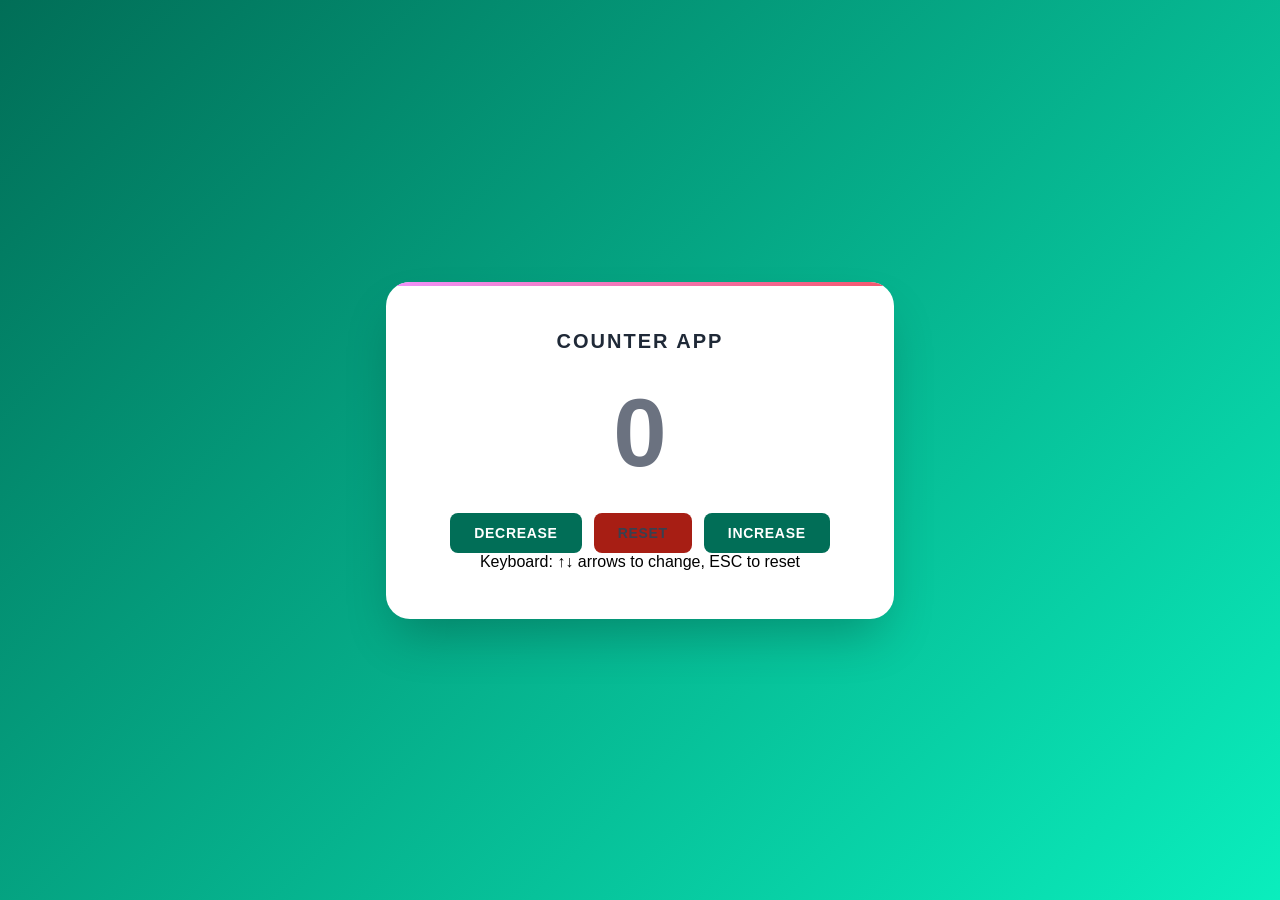
<file: state.html>
<!DOCTYPE html>
<html lang="en">
<head>
    <meta charset="UTF-8">
    <meta name="viewport" content="width=device-width, initial-scale=1.0">
    <title>State Management Counter</title>
    <style>
        * {
            margin: 0;
            padding: 0;
            box-sizing: border-box;
        }

        body {
            font-family: -apple-system, BlinkMacSystemFont, 'Segoe UI', Roboto, Oxygen, Ubuntu, Cantarell, sans-serif;
            background: linear-gradient(135deg, #016e57 0%, #0aeebd 100%);
            min-height: 100vh;
            display: flex;
            justify-content: center;
            align-items: center;
            padding: 20px;
        }

        .counter-card {
            background: white;
            padding: 3rem 4rem;
            border-radius: 24px;
            box-shadow: 0 25px 50px -12px rgba(0, 0, 0, 0.25);
            text-align: center;
            min-width: 380px;
            position: relative;
            overflow: hidden;
        }

        .counter-card::before {
            content: '';
            position: absolute;
            top: 0;
            left: 0;
            right: 0;
            height: 4px;
            background: linear-gradient(90deg, #f093fb 0%, #f5576c 100%);
        }

        h1 {
            color: #1f2937;
            font-size: 1.25rem;
            font-weight: 700;
            text-transform: uppercase;
            letter-spacing: 0.1em;
            margin-bottom: 2rem;
        }
        #counter-value {
            font-size: 6rem;
            font-weight: 800;
            line-height: 1;
            margin: 2rem 0;
            font-variant-numeric: tabular-nums;
            transition: all 0.3s cubic-bezier(0.4, 0, 0.2, 1);
        }

        /* Conditional Styling Classes */
        .state-positive {
            color: #964b05;
            transform: scale(1.05);
            text-shadow: 0 0 30px rgba(5, 150, 105, 0.3);
        }

        .state-negative {
            color: #d31f1f;
            transform: scale(1.05);
            text-shadow: 0 0 30px rgba(220, 38, 38, 0.3);
        }

        .state-neutral {
            color: #6b7280;
            transform: scale(1);
        }

        .controls {
            display: flex;
            gap: 12px;
            justify-content: center;
            margin-top: 2rem;
        }

        button {
            padding: 0.75rem 1.5rem;
            border: none;
            border-radius: 8px;
            font-size: 0.875rem;
            font-weight: 600;
            cursor: pointer;
            transition: all 0.2s;
            text-transform: uppercase;
            letter-spacing: 0.05em;
            position: relative;
            overflow: hidden;
        }

        button:hover {
            transform: translateY(-2px);
            box-shadow: 0 10px 20px -5px rgba(0, 0, 0, 0.2);
        }

        button:active {
            transform: translateY(0);
        }

        .btn-increase {
            background:  #016e57 ;
            color: white;
        }

        .btn-decrease {
            background:  #016e57 ;
            color: white;
        }

        .btn-reset {
            background: #a71e14;
            color: #374151;
        }

        .btn-reset:hover {
            background: #d1d5db;
        }

        .hint {
            margin-top: 1.5rem;
            font-size: 0.75rem;
            color: #9ca3af;
        }
        @keyframes pulse {
            0%, 100% { opacity: 1; }
            50% { opacity: 0.7; }
        }

        .updating {
            animation: pulse 0.2s ease-in-out;
        }
    </style>
</head>
<body>

    <div class="counter-card">
        <h1>Counter App</h1>
      
        <div id="counter-value" class="state-neutral">0</div>
        
        <div class="controls">
            <button class="btn-decrease" onclick="updateState('decrease')">Decrease</button>
            <button class="btn-reset" onclick="updateState('reset')">Reset</button>
            <button class="btn-increase" onclick="updateState('increase')">Increase</button>
        </div>
        
        <p class="Hint">Keyboard: ↑↓ arrows to change, ESC to reset</p>
    </div>

    <script>
 
        const appState = {
            count: 0,
            history: []
        };

  
        function updateState(action) {
            const previousState = appState.count;
            
            switch(action) {
                case 'increase':
                    appState.count++;
                    appState.history.push({from: previousState, to: appState.count, action});
                    break;
                case 'decrease':
                    appState.count--;
                    appState.history.push({from: previousState, to: appState.count, action});
                    break;
                case 'reset':
                    appState.count = 0;
                    appState.history = []; 
                    break;
            }
            

            render();
        }
        function render() {
            const displayElement = document.getElementById('counter-value');
            const currentValue = appState.count;
            displayElement.textContent = currentValue;

            displayElement.classList.add('updating');
            setTimeout(() => displayElement.classList.remove('updating'), 200);
            displayElement.classList.remove('state-positive', 'state-negative', 'state-neutral');
            
            if (currentValue > 0) {
                displayElement.classList.add('state-positive');
            } else if (currentValue < 0) {
                displayElement.classList.add('state-negative');
            } else {
                displayElement.classList.add('state-neutral');
            }

            console.log('Current State:', {
                count: appState.count,
                historyLength: appState.history.length,
                lastAction: appState.history[appState.history.length - 1] || null
            });
        }
        document.addEventListener('keydown', (e) => {
            if (e.key === 'ArrowUp' || e.key === 'ArrowRight') {
                updateState('increase');
            } else if (e.key === 'ArrowDown' || e.key === 'ArrowLeft') {
                updateState('decrease');
            } else if (e.key === 'Escape') {
                updateState('reset');
            }
        });
        render();
    </script>

</body>
</html>
</file>
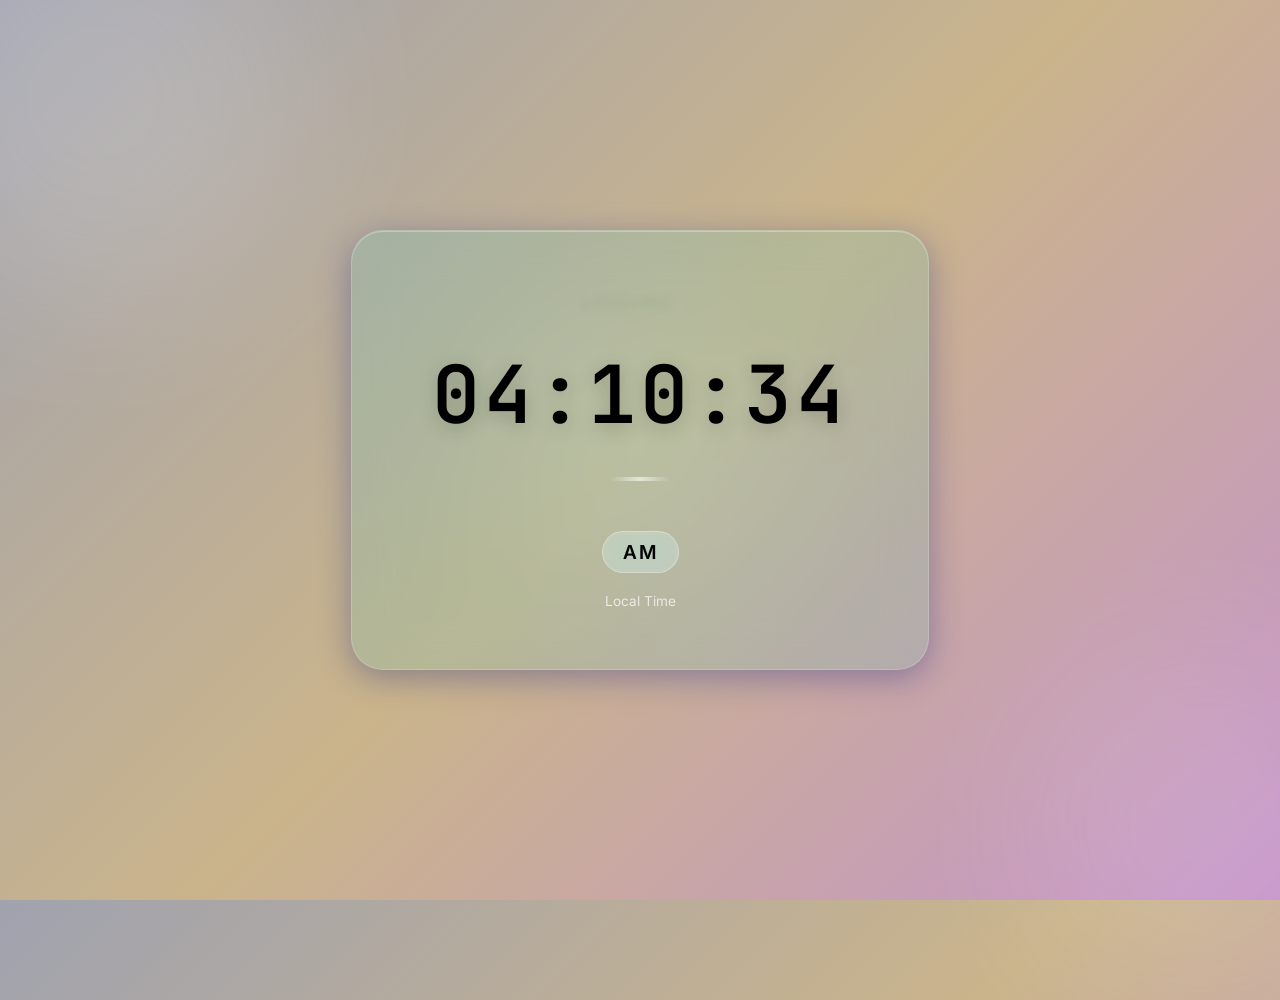
<file: time.html>
<!DOCTYPE html>
<html lang="en">
<head>
    <meta charset="UTF-8">
    <meta name="viewport" content="width=device-width, initial-scale=1.0">
    <title>Live Clock - Figma Design</title>
    <style>
        @import url('https://fonts.googleapis.com/css2?family=Inter:wght@300;400;500;600;700&family=JetBrains+Mono:wght@400;500;600&display=swap');

        * {
            margin: 0;
            padding: 0;
            box-sizing: border-box;
        }

        body {
            font-family: 'Inter', -apple-system, BlinkMacSystemFont, sans-serif;
            background: linear-gradient(135deg, #a0a2af 0%, #cab48b 50%, #c593ca 100%);
            min-height: 100vh;
            display: flex;
            justify-content: center;
            align-items: center;
            padding: 20px;
            position: relative;
            overflow: hidden;
        }

        /* Animated background blobs */
        .blob {
            position: absolute;
            border-radius: 50%;
            filter: blur(80px);
            opacity: 0.5;
            animation: float 20s infinite ease-in-out;
        }

        .blob-1 {
            width: 400px;
            height: 400px;
            background: rgba(255, 255, 255, 0.3);
            top: -100px;
            left: -100px;
            animation-delay: 0s;
        }

        .blob-2 {
            width: 350px;
            height: 350px;
            background: rgba(255, 255, 255, 0.2);
            bottom: -100px;
            right: -100px;
            animation-delay: 5s;
        }

        .blob-3 {
            width: 300px;
            height: 300px;
            background: rgba(255, 255, 255, 0.25);
            top: 50%;
            left: 50%;
            transform: translate(-50%, -50%);
            animation-delay: 10s;
        }

        @keyframes float {
            0%, 100% { transform: translate(0, 0) scale(1); }
            33% { transform: translate(30px, -50px) scale(1.1); }
            66% { transform: translate(-20px, 20px) scale(0.9); }
        }

        /* Main clock container */
        .clock-container {
            background: rgba(69, 204, 204, 0.15);
            backdrop-filter: blur(20px);
            -webkit-backdrop-filter: blur(20px);
            border-radius: 32px;
            padding: 60px 80px;
            box-shadow: 
                0 8px 32px 0 rgba(31, 38, 135, 0.37),
                inset 0 1px 0 0 rgba(255, 255, 255, 0.3);
            border: 1px solid rgba(255, 255, 255, 0.18);
            text-align: center;
            position: relative;
            z-index: 10;
            animation: slideIn 0.8s cubic-bezier(0.16, 1, 0.3, 1);
        }

        @keyframes slideIn {
            from {
                opacity: 0;
                transform: translateY(30px) scale(0.95);
            }
            to {
                opacity: 1;
                transform: translateY(0) scale(1);
            }
        }

        /* Date display */
        .date-display {
            font-size: 1rem;
            font-weight: 500;
            color: rgba(0, 0, 0, 0);
            text-transform: uppercase;
            letter-spacing: 3px;
            margin-bottom: 30px;
            text-shadow: 0 2px 10px rgba(0, 0, 0, 0.1);
        }

        /* Time display */
        .time-display {
            font-family: 'JetBrains Mono', monospace;
            font-size: 5rem;
            font-weight: 600;
            color: black;
            text-shadow: 0 4px 20px rgba(0, 0, 0, 0.2);
            margin: 20px 0;
            letter-spacing: 4px;
            position: relative;
        }

        /* AM/PM badge */
        .ampm-badge {
            display: inline-block;
            background: rgba(255, 255, 255, 0.25);
            backdrop-filter: blur(10px);
            padding: 8px 20px;
            border-radius: 50px;
            font-size: 1.2rem;
            font-weight: 600;
            color: black;
            text-transform: uppercase;
            letter-spacing: 2px;
            margin-top: 20px;
            border: 1px solid rgba(255, 255, 255, 0.3);
            animation: pulse 2s infinite;
        }

        @keyframes pulse {
            0%, 100% { transform: scale(1); }
            50% { transform: scale(1.05); }
        }

        /* Colon separator animation */
        .colon {
            animation: blink 1s infinite;
        }

        @keyframes blink {
            0%, 49% { opacity: 1; }
            50%, 100% { opacity: 0.3; }
        }

        /* Seconds display */
        .seconds-display {
            font-family: 'JetBrains Mono', monospace;
            font-size: 2rem;
            font-weight: 500;
            color: rgba(255, 255, 255, 0.8);
            margin-top: 10px;
        }

        /* Decorative elements */
        .decoration {
            width: 60px;
            height: 4px;
            background: linear-gradient(90deg, transparent, rgba(255, 255, 255, 0.6), transparent);
            margin: 30px auto;
            border-radius: 2px;
        }

        /* Timezone info */
        .timezone {
            font-size: 0.85rem;
            color: rgba(255, 255, 255, 0.7);
            margin-top: 20px;
            font-weight: 400;
        }

        /* Responsive design */
        @media (max-width: 768px) {
            .clock-container {
                padding: 40px 30px;
                border-radius: 24px;
            }

            .time-display {
                font-size: 3.5rem;
                letter-spacing: 2px;
            }

            .date-display {
                font-size: 0.85rem;
                letter-spacing: 2px;
            }

            .ampm-badge {
                font-size: 1rem;
                padding: 6px 16px;
            }

            .seconds-display {
                font-size: 1.5rem;
            }
        }

        @media (max-width: 480px) {
            .time-display {
                font-size: 2.5rem;
            }

            .clock-container {
                padding: 30px 20px;
            }
        }

        /* Loading animation */
        .loading {
            animation: fadeIn 0.5s ease-in;
        }

        @keyframes fadeIn {
            from { opacity: 0; }
            to { opacity: 1; }
        }
    </style>
</head>
<body>

    <!-- Animated background blobs -->
    <div class="blob blob-1"></div>
    <div class="blob blob-2"></div>
    <div class="blob blob-3"></div>

    <!-- Main clock container -->
    <div class="clock-container">
        <div class="date-display" id="dateDisplay">Loading...</div>
        
        <div class="time-display" id="timeDisplay">
            <span id="hours">00</span><span class="colon">:</span><span id="minutes">00</span><span class="colon">:</span><span id="seconds">00</span>
        </div>

        <div class="decoration"></div>

        <div class="ampm-badge" id="ampmBadge">AM</div>

        <div class="timezone" id="timezone">Local Time</div>
    </div>

    <script>
        /**
         * LIVE CLOCK - Figma-Inspired Design
         * 
         * Features:
         * - Real-time updates every second
         * - 12-hour format with AM/PM
         * - Animated background
         * - Glassmorphism design
         * - Responsive layout
         */

        // DOM elements
        const hoursEl = document.getElementById('hours');
        const minutesEl = document.getElementById('minutes');
        const secondsEl = document.getElementById('seconds');
        const ampmBadge = document.getElementById('ampmBadge');
        const dateDisplay = document.getElementById('dateDisplay');
        const timezoneEl = document.getElementById('timezone');

        /**
         * Format number with leading zero
         */
        function padZero(num) {
            return num.toString().padStart(2, '0');
        }

        /**
         * Get formatted date
         */
        function getFormattedDate() {
            const now = new Date();
            const options = { 
                weekday: 'long', 
                year: 'numeric', 
                month: 'long', 
                day: 'numeric' 
            };
            return now.toLocaleDateString('en-US', options);
        }

        /**
         * Get timezone name
         */
        function getTimezone() {
            return Intl.DateTimeFormat().resolvedOptions().timeZone;
        }

        /**
         * Main clock update function
         * Called every second
         */
        function updateClock() {
            const now = new Date();

            // Get time components
            let hours = now.getHours();
            const minutes = now.getMinutes();
            const seconds = now.getSeconds();
            const ampm = hours >= 12 ? 'PM' : 'AM';

            // Convert to 12-hour format
            hours = hours % 12;
            hours = hours ? hours : 12; // 0 should be 12

            // Update DOM
            hoursEl.textContent = padZero(hours);
            minutesEl.textContent = padZero(minutes);
            secondsEl.textContent = padZero(seconds);
            ampmBadge.textContent = ampm;

            // Update date (only once per minute to reduce DOM updates)
            if (seconds === 0) {
                dateDisplay.textContent = getFormattedDate();
                timezoneEl.textContent = `${getTimezone()} • UTC${now.getTimezoneOffset() <= 0 ? '+' : '-'}${Math.abs(now.getTimezoneOffset() / 60)}`;
            }
        }

        /**
         * Initialize clock
         */
        function initClock() {
            // Update immediately
            updateClock();

            // Update every second
            setInterval(updateClock, 1000);

            // Add loading animation
            document.querySelector('.clock-container').classList.add('loading');
        }

        // Start the clock when DOM is ready
        if (document.readyState === 'loading') {
            document.addEventListener('DOMContentLoaded', initClock);
        } else {
            initClock();
        }

        /**
         * Optional: Add keyboard shortcut to toggle 24h format
         */
        document.addEventListener('keydown', (e) => {
            if (e.key === 'h' || e.key === 'H') {
                // Toggle between 12h and 24h format (bonus feature)
                console.log('Press H to toggle 24-hour format (feature available)');
            }
        });
    </script>

</body>
</html>
</file>
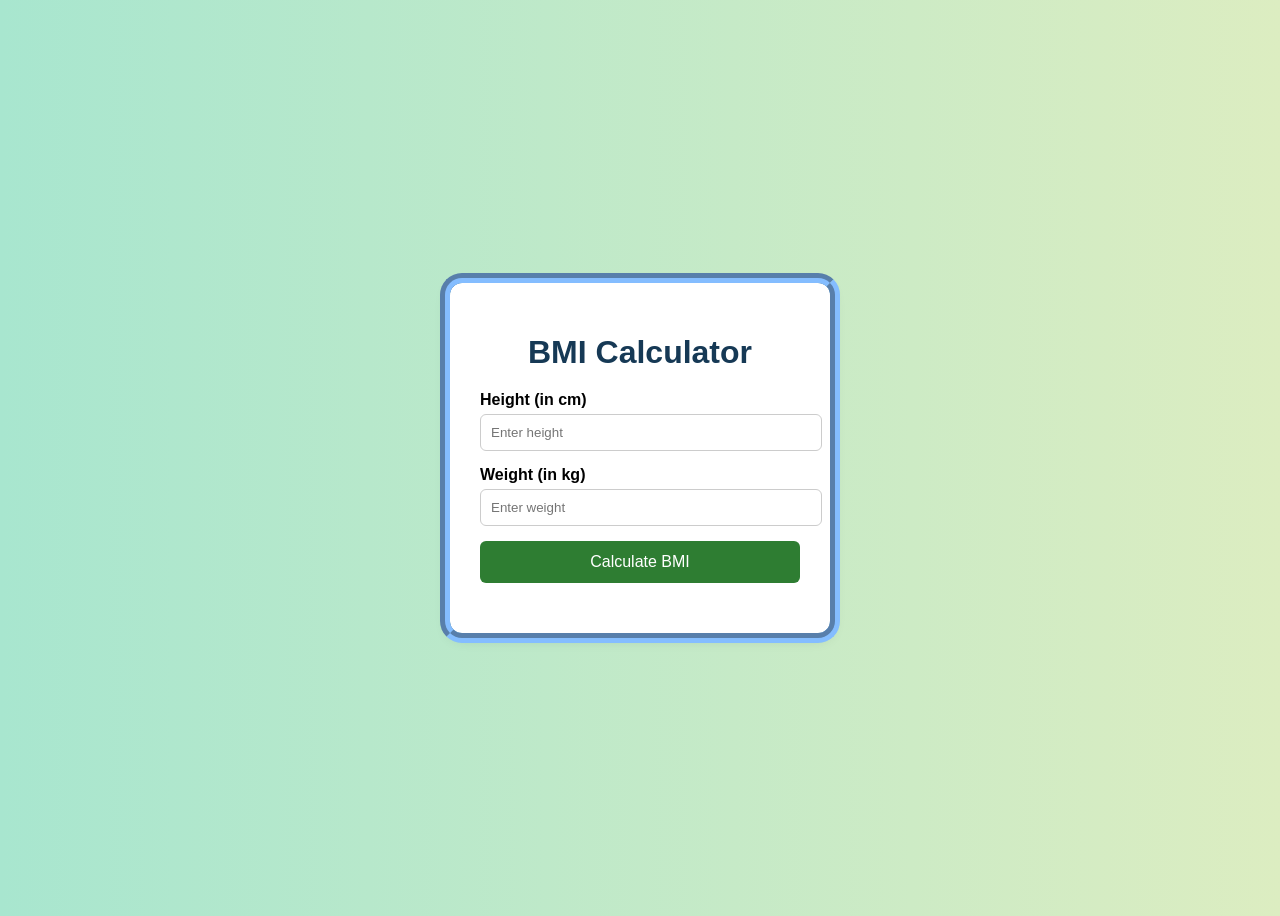
<file: BMI/BMI.html>
<!DOCTYPE html>
<html lang="en">
<head>
    <meta charset="UTF-8">
    <meta name="viewport" content="width=device-width, initial-scale=1.0">
    <title>BMI Calculator</title>

    <!-- Link CSS -->
    <link rel="stylesheet" href="styles.css">
</head>

<body>

    <div class="container">
        <h1>BMI Calculator</h1>

        <div class="input-group">
            <label>Height (in cm)</label>
            <input type="number" id="height" placeholder="Enter height">
        </div>

        <div class="input-group">
            <label>Weight (in kg)</label>
            <input type="number" id="weight" placeholder="Enter weight">
        </div>

        <button id="btn">Calculate BMI</button>

        <div id="result"></div>
    </div>

    <!-- Link JavaScript -->
    <script src="script.js"></script>

</body>
</html>
</file>
<file: IMAGE GALLERY/styles.css>
* {
  margin: 0;
  padding: 0;
  box-sizing: border-box;
}

body {
  font-family: 'Arial', sans-serif;
  background: linear-gradient(135deg, #e0b378 0%, #b69d5b 100%);
  display: flex;
  justify-content: center;
  align-items: center;
  min-height: 100vh;
  overflow: hidden;
}

/* Main container - Horizontal scrolling layout */
.container {
  position: relative;
  width: 95vw;
  max-width: 1400px;
  height: 70vh;
  min-height: 400px;
  box-shadow: 0 20px 40px rgba(0, 0, 0, 0.3);
  border-radius: 20px;
  overflow: hidden;
  background: rgba(0, 0, 0, 0.1);
}

/* Carousel track - holds all panels */
.carousel-track {
  display: flex;
  height: 100%;
  gap: 12px;
  padding: 12px;
  animation: slideLeft 50s linear infinite;
  will-change: transform;
}

/* Smooth horizontal sliding animation */
@keyframes slideLeft {
  0% {
    transform: translateX(0);
  }
  100% {
    transform: translateX(calc(-100% - 120px));
  }
}

/* Pause animation on hover */
.carousel-track.paused {
  animation-play-state: paused;
}

/* Panel styles */
.panel {
  flex: 0 0 280px;
  height: 100%;
  background-size: cover;
  background-position: center;
  cursor: pointer;
  position: relative;
  display: flex;
  flex-direction: column;
  align-items: center;
  justify-content: flex-end;
  border-radius: 15px;
  overflow: hidden;
  transition: all 0.4s cubic-bezier(0.25, 0.46, 0.45, 0.94);
  box-shadow: 0 10px 30px rgba(0, 0, 0, 0.3);
}

/* Background overlay */
.panel::before {
  content: '';
  position: absolute;
  top: 0;
  left: 0;
  right: 0;
  bottom: 0;
  background: linear-gradient(to top, rgba(0, 0, 0, 0.7), rgba(0, 0, 0, 0.3), transparent);
  z-index: 1;
  transition: all 0.4s ease;
}

/* Panel content */
.panel-content {
  position: relative;
  z-index: 2;
  padding: 25px;
  color: white;
  text-align: center;
  transform: translateY(10px);
  transition: all 0.4s cubic-bezier(0.68, -0.55, 0.265, 1.55);
}

.panel h3 {
  font-size: 1.6rem;
  font-weight: bold;
  text-shadow: 2px 2px 4px rgba(0, 0, 0, 0.8);
  margin-bottom: 8px;
  opacity: 0.9;
}

.panel p {
  font-size: 0.85rem;
  opacity: 0.8;
  line-height: 1.4;
}

.panel-number {
  position: absolute;
  top: 12px;
  right: 12px;
  font-size: 2rem;
  font-weight: 700;
  color: rgba(255, 255, 255, 0.2);
  z-index: 1;
}

/* Hover effects */
.panel:hover {
  transform: scale(1.08) translateY(-15px);
  box-shadow: 0 20px 50px rgba(0, 0, 0, 0.5);
}

.panel:hover::before {
  background: linear-gradient(to top, rgba(0, 0, 0, 0.85), rgba(0, 0, 0, 0.4), transparent);
}

.panel:hover .panel-content {
  transform: translateY(0);
}

/* Active panel (clicked) */
.panel.active {
  position: fixed;
  top: 50%;
  left: 50%;
  transform: translate(-50%, -50%) !important;
  width: 90vw;
  max-width: 700px;
  height: 85vh;
  max-height: 850px;
  z-index: 1000;
  border-radius: 25px;
  animation: expandPanel 0.6s cubic-bezier(0.25, 0.46, 0.45, 0.94) forwards;
}

@keyframes expandPanel {
  0% {
    opacity: 0;
    transform: translate(-50%, -50%) scale(0.8);
  }
  100% {
    opacity: 1;
    transform: translate(-50%, -50%) scale(1);
  }
}

/* Overlay background when expanded */
.overlay {
  position: fixed;
  top: 0;
  left: 0;
  width: 100%;
  height: 100%;
  background: rgba(0, 0, 0, 0.7);
  z-index: 999;
  display: none;
  animation: fadeIn 0.4s ease;
}

.overlay.active {
  display: block;
}

@keyframes fadeIn {
  from {
    opacity: 0;
  }
  to {
    opacity: 1;
  }
}

/* Close button */
.close-btn {
  position: fixed;
  top: 30px;
  right: 30px;
  width: 50px;
  height: 50px;
  background: rgba(255, 255, 255, 0.2);
  border: 2px solid white;
  border-radius: 50%;
  color: white;
  font-size: 28px;
  cursor: pointer;
  display: none;
  align-items: center;
  justify-content: center;
  z-index: 1001;
  transition: all 0.3s ease;
}

.close-btn.show {
  display: flex;
}

.close-btn:hover {
  background: rgba(255, 255, 255, 0.4);
  transform: rotate(90deg);
}

/* Auto play indicator */
.indicator {
  position: fixed;
  top: 20px;
  right: 20px;
  color: white;
  font-size: 0.9rem;
  background: rgba(0, 0, 0, 0.4);
  padding: 10px 16px;
  border-radius: 50px;
  backdrop-filter: blur(10px);
  z-index: 20;
}

.indicator.playing::after {
  content: ' ▶';
  animation: blink 1s infinite;
}

@keyframes blink {
  0%, 50% {
    opacity: 1;
  }
  51%, 100% {
    opacity: 0.3;
  }
}

/* Instructions overlay */
.instructions {
  position: fixed;
  bottom: 20px;
  left: 50%;
  transform: translateX(-50%);
  color: rgba(255, 255, 255, 0.95);
  font-size: 1rem;
  text-shadow: 2px 2px 4px rgba(0, 0, 0, 0.8);
  z-index: 20;
  background: rgba(0, 0, 0, 0.3);
  padding: 12px 24px;
  border-radius: 50px;
  backdrop-filter: blur(10px);
  animation: fadeInUp 1s ease forwards;
}

@keyframes fadeInUp {
  from {
    opacity: 0;
    transform: translateX(-50%) translateY(20px);
  }
  to {
    opacity: 1;
    transform: translateX(-50%) translateY(0);
  }
}

/* Responsive */
@media (max-width: 768px) {
  .container {
    height: 50vh;
    width: 98vw;
  }

  .panel {
    flex: 0 0 200px;
  }

  .panel h3 {
    font-size: 1.2rem;
  }

  .panel-content {
    padding: 15px;
  }

  .panel.active {
    width: 90vw;
    height: 70vh;
    max-width: 500px;
    max-height: 700px;
  }

  .instructions {
    font-size: 0.85rem;
    padding: 10px 16px;
  }
}

@media (max-width: 480px) {
  .container {
    height: 40vh;
  }

  .panel {
    flex: 0 0 150px;
  }

  .panel h3 {
    font-size: 1rem;
  }

  .panel-content {
    padding: 10px;
  }

  .panel.active {
    width: 95vw;
    height: 80vh;
    max-width: 100%;
    max-height: 600px;
    border-radius: 15px;
  }
}
</file>
<file: BMI/styles.css>
body {
    font-family: Arial, sans-serif;
    background: linear-gradient(to right, #a8e6cf, #dcedc1);
    display: flex;
    justify-content: center;
    align-items: center;
    height: 100vh;
}

/* Main container */
.container {
    background-color: white;
    padding: 30px;
    outline: 10px groove rgb(132, 189, 255);
    border-radius: 12px;
    width: 320px;
    text-align: center;
    box-shadow: 0 4px 15px rgba(0,0,0,0.2);
}

h1 {
    color: #163955;
    margin-bottom: 20px;
}

.input-group {
    margin-bottom: 15px;
    text-align: left;
}

label {
    font-weight: bold;
}

input {
    width: 100%;
    padding: 10px;
    margin-top: 5px;
    border-radius: 6px;
    border: 1px solid #ccc;
}

button {
    width: 100%;
    padding: 12px;
    background-color: #2e7d32;
    color: white;
    border: none;
    border-radius: 6px;
    font-size: 16px;
    cursor: pointer;
}

button:hover {
    background-color: #1b5e20;
}

#result {
    margin-top: 20px;
    font-size: 18px;
    font-weight: bold;
}
</file>
